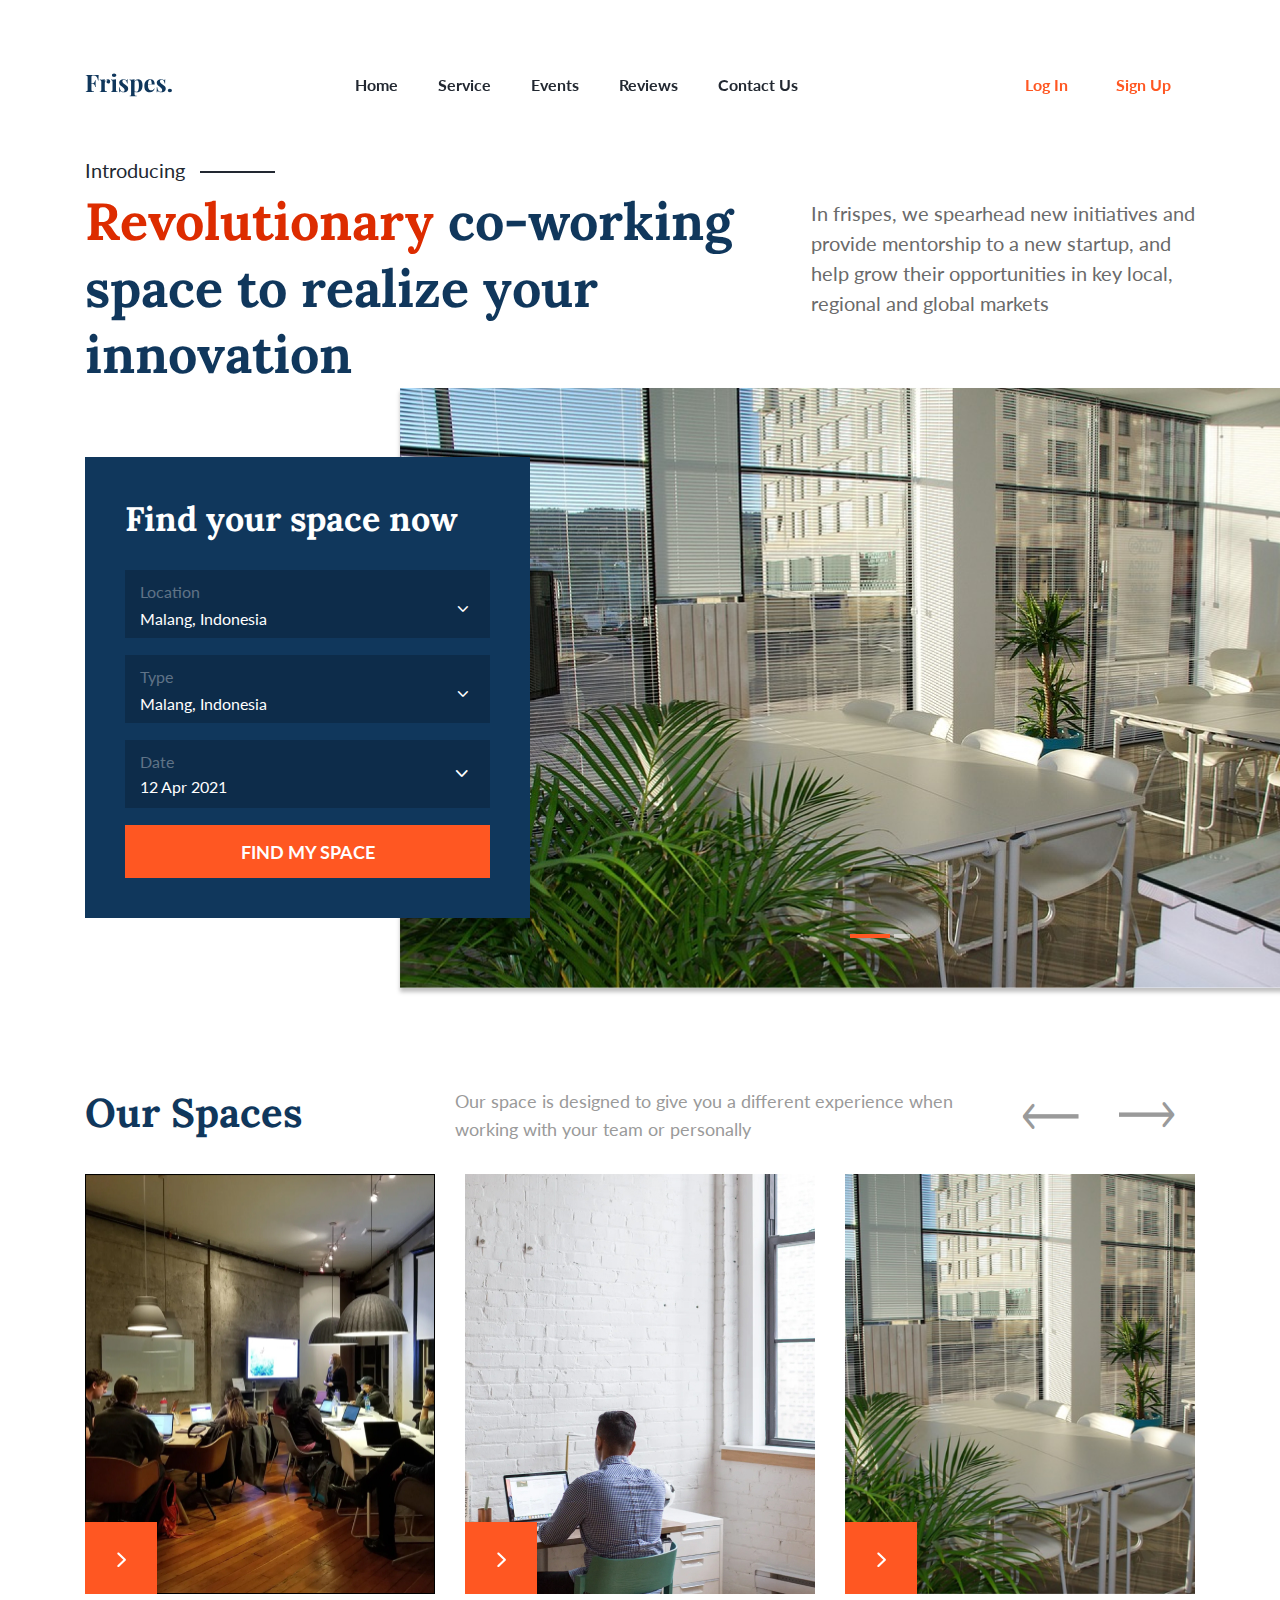
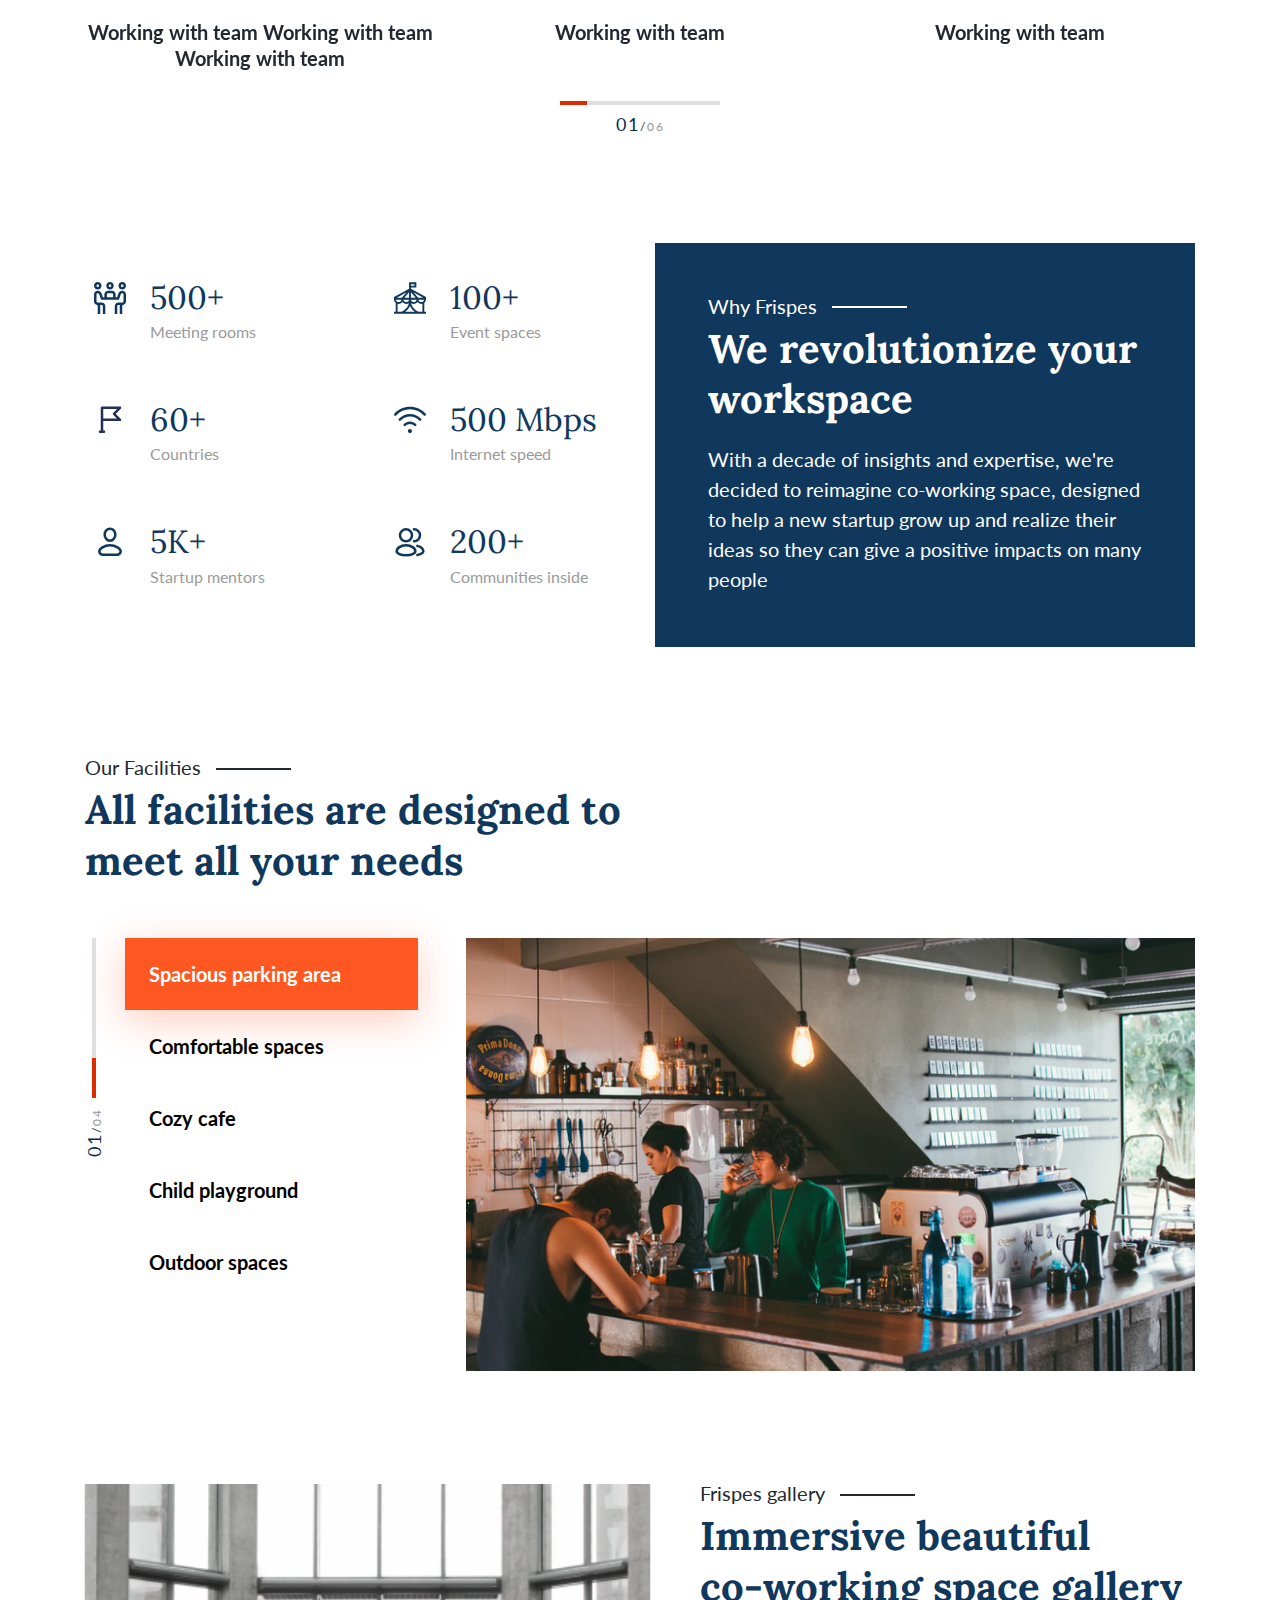
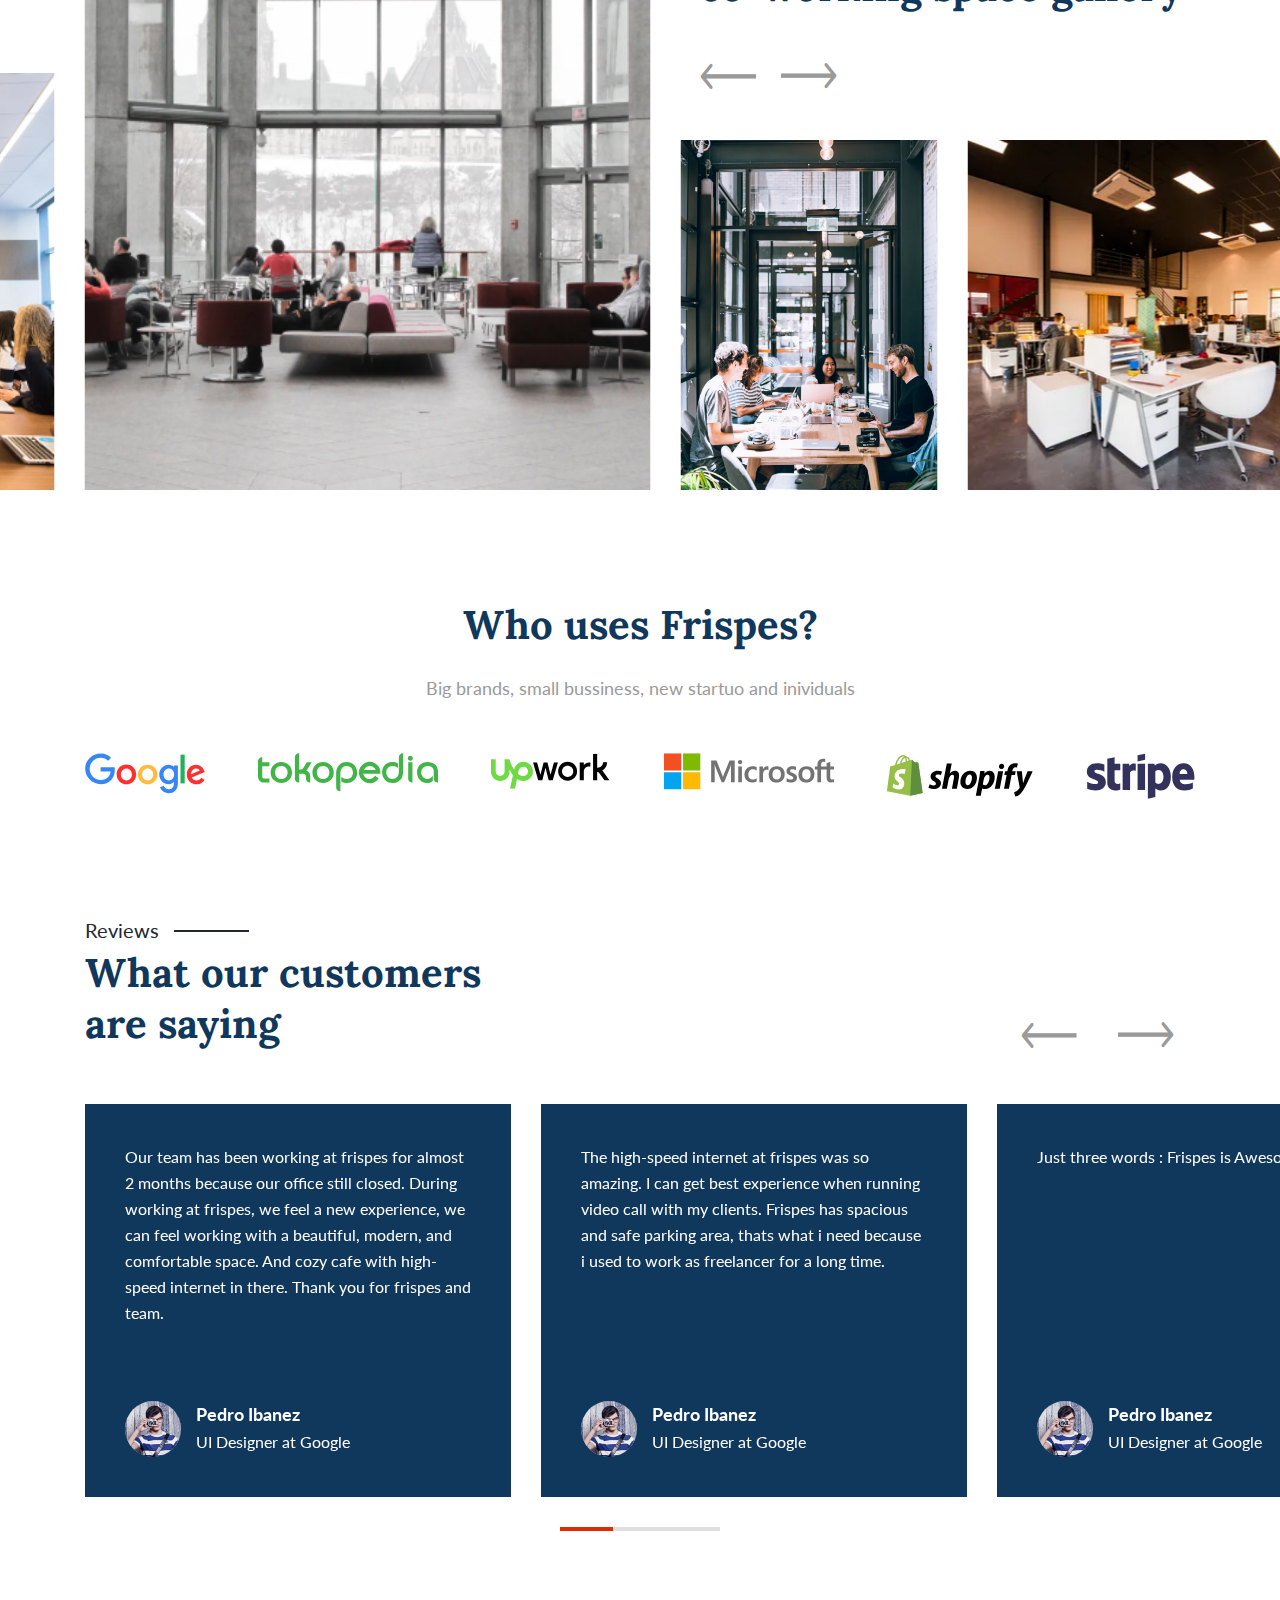
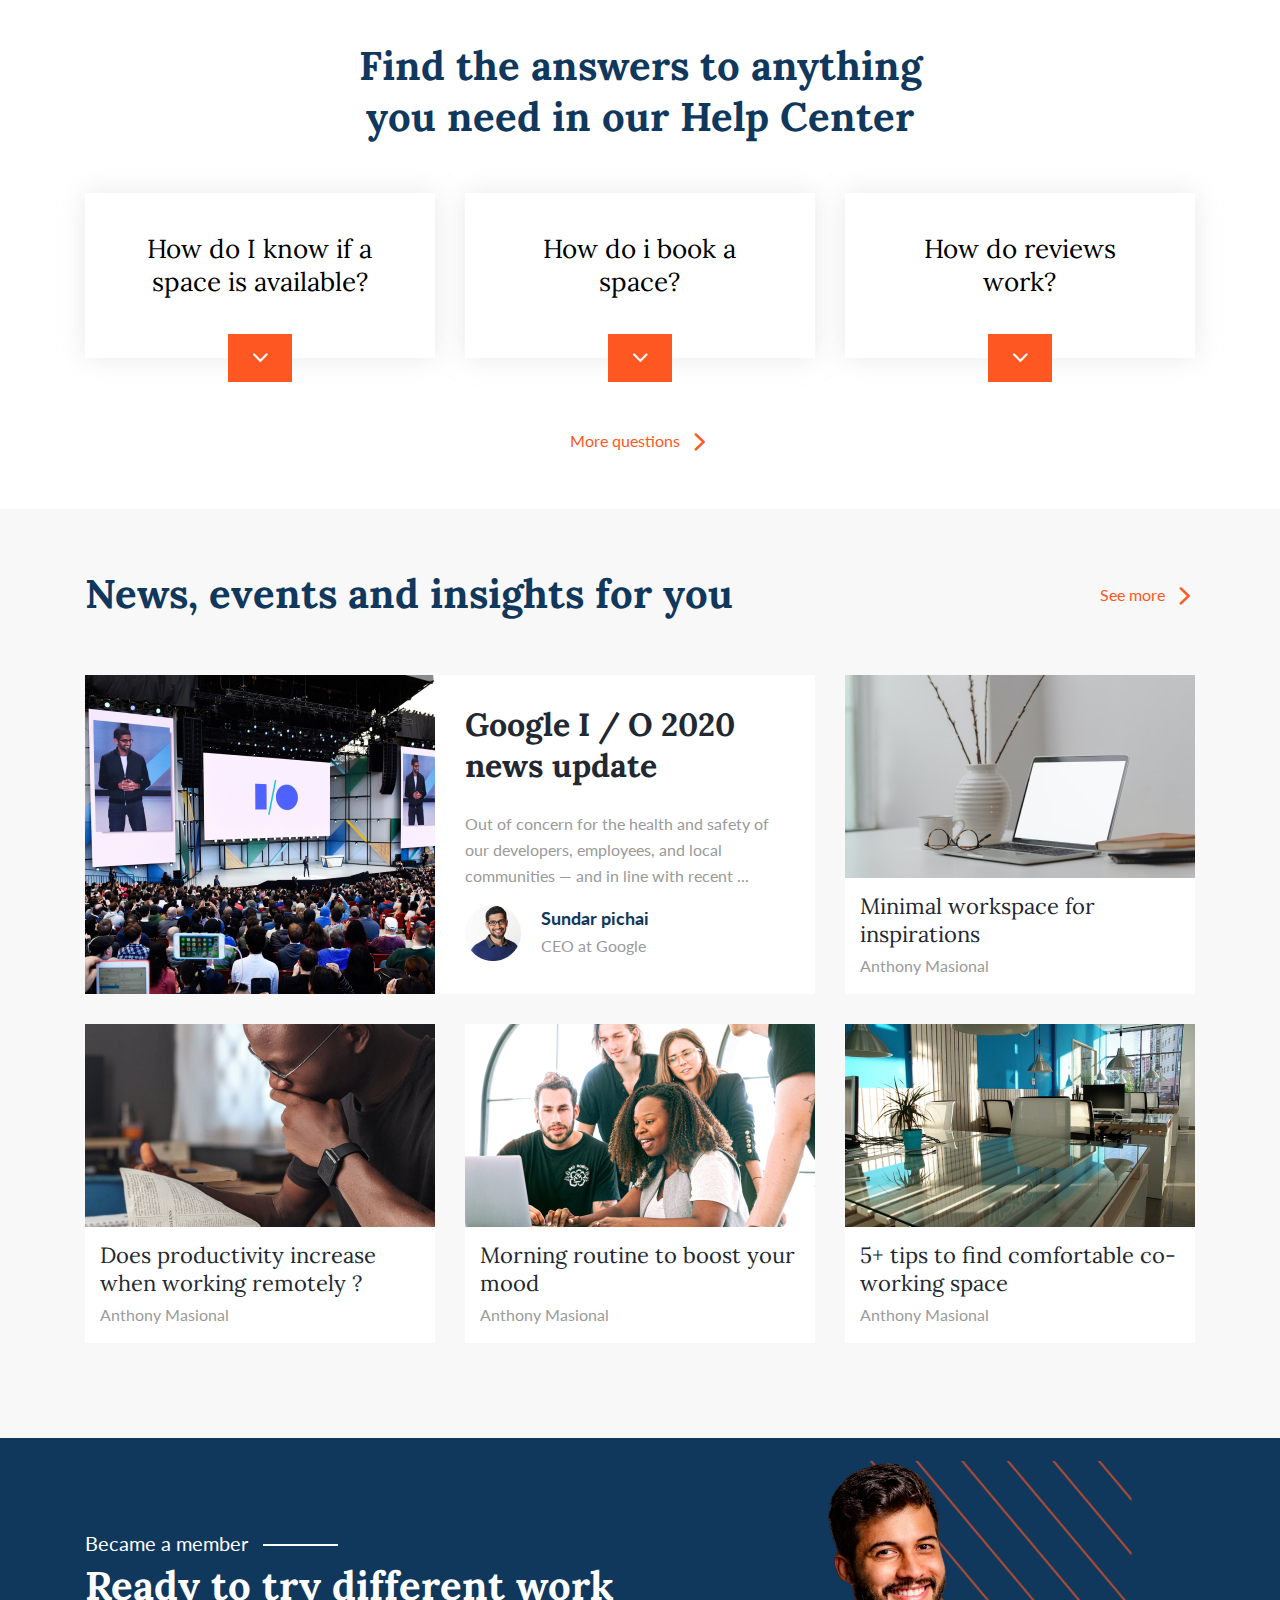
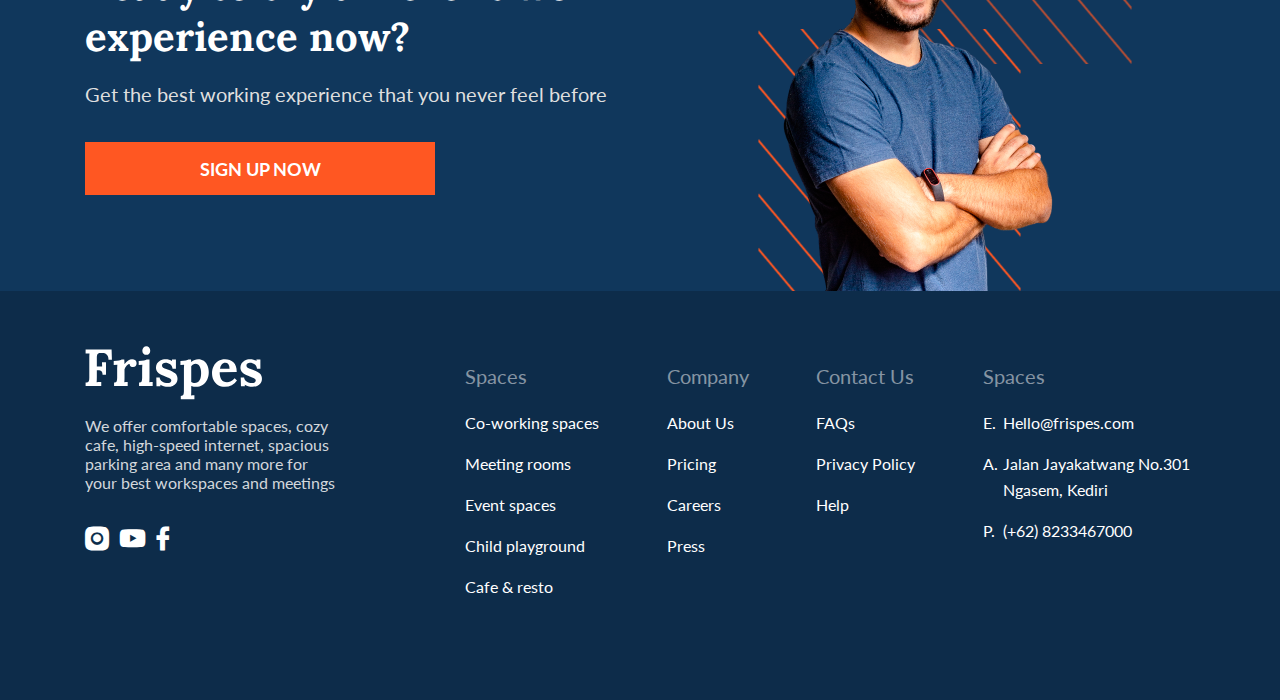
<file: index.html>
<!DOCTYPE html>
<html lang="ru">
 <head>
	<title>Главная</title>
	<meta charset="UTF-8">
	<meta name="format-detection" content="telephone=no">
	<link rel="stylesheet" href="css/style.min.css">
	<link rel="shortcut icon" href="favicon.ico">
	<!-- <meta name="robots" content="noindex, nofollow"> -->
	<!-- <meta name="viewport" content="width=device-width, initial-scale=1.0, maximum-scale=1.0, user-scalable=0"> -->
	<meta name="viewport" content="width=device-width, initial-scale=1.0">
</head>

<body>
	<div class="wrapper">
		<header class="header _lp">
	<div class="header__content _container">
		<div class="header__body">
			<a href="" class="header__logo"><img src="img/logo.svg" alt=""></a>
			<div class="header__menu menu">
				<div class="menu__icon icon-menu">
					<span></span>
					<span></span>
					<span></span>
				</div>
				<nav class="menu__body">
					<ul class="menu__list">
						<li><a href="https://vovcnik.github.io/Events/" class="menu__link _goto-block">Home</a></li>
						<li><a href="#our-spaces" class="menu__link _goto-block">Service</a></li>
						<li class="event"><a href="https://vovcnik.github.io/Events/event.html" class="menu__link ">Events</a>
						</li>
						<li><a href="" class="menu__link">Reviews</a></li>
						<li><a href="" class="menu__link">Contact Us</a></li>
					</ul>
				</nav>
			</div>
			<div data-da=".menu__body,767,last" class="header__actions actions-header">
				<a href="#login" class="actions-header__btn _popup-link">Log In</a>
				<a href="#rigister" class="actions-header__btn _popup-link">Sign Up</a>
			</div>
		</div>
	</div>
</header>
		<main class="page">
			<section class="page__introducing introducing">
				<div class="introducing__container _container">
					<div class="introducing__label _label">Introducing</div>
					<div class="introducing__header">
						<h1 class="introducing__title">
							<span>Revolutionary</span> co-working space to realize your
							innovation
						</h1>
						<div class="introducing__text">
							In frispes, we spearhead new initiatives and provide mentorship
							to a new startup, and help grow their opportunities in key
							local, regional and global markets
						</div>
					</div>
					<div class="introducing__body">
						<form action="#" class="introducing__form">
							<div class="form-introducing">
								<div class="form-introducing__title">Find your space now</div>
								<div class="form-introducing__line">
									<label for="formLocation" class="form-introducing__label">Location</label>
									<select id="formLocation" name="form[]" class="form">
										<option value="1" selected="selected">
											Malang, Indonesia
										</option>
										<option value="2">Malang, Indonesia</option>
										<option value="3">Malang, Indonesia</option>
										<option value="4">Malang, Indonesia</option>
									</select>
								</div>
								<div class="form-introducing__line">
									<label for="formType" class="form-introducing__label">Type</label>
									<select id="formType" name="form[]" class="form">
										<option value="1" selected="selected">
											Malang, Indonesia
										</option>
										<option value="2">Malang, Indonesia</option>
										<option value="3">Malang, Indonesia</option>
										<option value="4">Malang, Indonesia</option>
									</select>
								</div>
								<div class="form-introducing__line _icon-select-arrow">
									<label for="formDate" class="form-introducing__label">Date</label>
									<input autocomplete="off" type="text" name="form[]" data-error="Ошибка"
										data-value="12 Apr 2021" class="form-introducing__input _date" />
								</div>
								<button type="submit" class="form-introducing__button btn">
									FIND MY SPACE
								</button>
							</div>
						</form>
						<div class="introducing__slider slider-introducing">
							<div class="slider-introducing__body">
								<div class="slider-introducing__wrapper">
									<div class="slider-introducing__item _ibg">
										<img src="img/introducing/01.jpg" alt="fs" />
									</div>
									<div class="slider-introducing__item _ibg">
										<img src="img/introducing/02.jpg" alt="dg" />
									</div>
								</div>
								<div class="slider-introducing__dotts"></div>
							</div>
						</div>
					</div>
				</div>
			</section>
			<section class="page__our-spaces our-spaces">
				<div class="our-spaces__container _container">
					<div class="our-spaces__header header-our-spaces">
						<h2 class="header-our-spaces__title _title">Our Spaces</h2>
						<div class="header-our-spaces__text">
							Our space is designed to give you a different experience when
							working with your team or personally
						</div>
						<div class="header-our-spaces__arrows _slider-arrows">
							<div class="
		header-our-spaces__arrow
		_slider-arrow _slider-arrow_left
		header-our-spaces__arrow_left
	">
								<span class="_icon-slider-arrow"></span>
							</div>
							<div class="
		header-our-spaces__arrow
		_slider-arrow _slider-arrow_right
		header-our-spaces__arrow_right
	">
								<span class="_icon-slider-arrow"></span>
							</div>
						</div>
					</div>
					<div class="our-spaces__slider slider-our-spaces">
						<div class="slider-our-spaces__body _swiper">
							<div class="slider-our-spaces__slide slide-our-spaces">
								<div class="slide-our-spaces__body">
									<div class="slide-our-spaces__image _ibg">
										<img src="img/our-spaces/01.jpg" alt="fgh" />
									</div>
								</div>
								<div class="slide-our-spaces__content">
									<div class="slide-our-spaces__body-content">
										<div class="slide-our-spaces__title">Private Space</div>
										<div class="slide-our-spaces__text">
											Comfortable space, Full speed wifi, Free coffe & Snack
											and many more
										</div>
									</div>
								</div>
								<div class="slide-our-spaces__footer">
									<a href="" class="slide-our-spaces__arrow _icon-select-arrow"><span>Check
											avaibility</span></a>
									<div class="slide-our-spaces__label">
										Working with team Working with team Working with team
									</div>
								</div>
							</div>
							<div class="slider-our-spaces__slide slide-our-spaces">
								<div class="slide-our-spaces__body">
									<div class="slide-our-spaces__image _ibg">
										<img src="img/our-spaces/02.jpg" alt="dfg" />
									</div>
								</div>
								<div class="slide-our-spaces__content">
									<div class="slide-our-spaces__body-content">
										<div class="slide-our-spaces__title">Private Space</div>
										<div class="slide-our-spaces__text">
											Comfortable space, Full speed wifi, Free coffe & Snack
											and many more
										</div>
									</div>
								</div>
								<div class="slide-our-spaces__footer">
									<a href="" class="slide-our-spaces__arrow _icon-select-arrow"><span>Check
											avaibility</span></a>
									<div class="slide-our-spaces__label">Working with team</div>
								</div>
							</div>
							<div class="slider-our-spaces__slide slide-our-spaces">
								<div class="slide-our-spaces__body">
									<div class="slide-our-spaces__image _ibg">
										<img src="img/our-spaces/03.jpg" alt="sdf" />
									</div>
								</div>
								<div class="slide-our-spaces__content">
									<div class="slide-our-spaces__body-content">
										<div class="slide-our-spaces__title">Private Space</div>
										<div class="slide-our-spaces__text">
											Comfortable space, Full speed wifi, Free coffe & Snack
											and many more
										</div>
									</div>
								</div>
								<div class="slide-our-spaces__footer">
									<a href="" class="slide-our-spaces__arrow _icon-select-arrow"><span>Check
											avaibility</span></a>
									<div class="slide-our-spaces__label">Working with team</div>
								</div>
							</div>
							<div class="slider-our-spaces__slide slide-our-spaces">
								<div class="slide-our-spaces__body">
									<div class="slide-our-spaces__image _ibg">
										<img src="img/our-spaces/04.jpg" alt="" />
									</div>
								</div>
								<div class="slide-our-spaces__content">
									<div class="slide-our-spaces__body-content">
										<div class="slide-our-spaces__title">Private Space</div>
										<div class="slide-our-spaces__text">
											Comfortable space, Full speed wifi, Free coffe & Snack
											and many more
										</div>
									</div>
								</div>
								<div class="slide-our-spaces__footer">
									<a href="" class="slide-our-spaces__arrow _icon-select-arrow"><span>Check
											avaibility</span></a>
									<div class="slide-our-spaces__label">
										Working with team Working with team Working with team
									</div>
								</div>
							</div>
							<div class="slider-our-spaces__slide slide-our-spaces">
								<div class="slide-our-spaces__body">
									<div class="slide-our-spaces__image _ibg">
										<img src="img/our-spaces/02.jpg" alt="" />
									</div>
								</div>
								<div class="slide-our-spaces__content">
									<div class="slide-our-spaces__body-content">
										<div class="slide-our-spaces__title">Private Space</div>
										<div class="slide-our-spaces__text">
											Comfortable space, Full speed wifi, Free coffe & Snack
											and many more
										</div>
									</div>
								</div>
								<div class="slide-our-spaces__footer">
									<a href="" class="slide-our-spaces__arrow _icon-select-arrow"><span>Check
											avaibility</span></a>
									<div class="slide-our-spaces__label">Working with team</div>
								</div>
							</div>
							<div class="slider-our-spaces__slide slide-our-spaces">
								<div class="slide-our-spaces__body">
									<div class="slide-our-spaces__image _ibg">
										<img src="img/our-spaces/03.jpg" alt="" />
									</div>
								</div>
								<div class="slide-our-spaces__content">
									<div class="slide-our-spaces__body-content">
										<div class="slide-our-spaces__title">Private Space</div>
										<div class="slide-our-spaces__text">
											Comfortable space, Full speed wifi, Free coffe & Snack
											and many more
										</div>
									</div>
								</div>
								<div class="slide-our-spaces__footer">
									<a href="" class="slide-our-spaces__arrow _icon-select-arrow"><span>Check
											avaibility</span></a>
									<div class="slide-our-spaces__label">Working with team</div>
								</div>
							</div>
						</div>
						<div class="slider-our-spaces__controls">
							<div class="slider-our-spaces__progress"></div>
							<div class="slider-our-spaces__fraction _fraction">
								<div class="_fraction__current">01</div>
								/
								<div class="_fraction__all">0</div>
							</div>
						</div>
					</div>
				</div>
			</section>
			<section class="page__why-frispes why-frispes">
				<div class="why-frispes__container _container">
					<div class="why-frispes__body">
						<div class="why-frispes__column">
							<div class="why-frispes__items">
								<div class="why-frispes__item item-why-frispes">
									<div class="item-why-frispes__icon">
										<img src="img/why-frispes/01.svg" alt="" />
									</div>
									<div class="item-why-frispes__body">
										<div class="item-why-frispes__title">500+</div>
										<div class="item-why-frispes__text">Meeting rooms</div>
									</div>
								</div>
								<div class="why-frispes__item item-why-frispes">
									<div class="item-why-frispes__icon">
										<img src="img/why-frispes/02.svg" alt="" />
									</div>
									<div class="item-why-frispes__body">
										<div class="item-why-frispes__title">100+</div>
										<div class="item-why-frispes__text">Event spaces</div>
									</div>
								</div>
								<div class="why-frispes__item item-why-frispes">
									<div class="item-why-frispes__icon">
										<img src="img/why-frispes/03.svg" alt="" />
									</div>
									<div class="item-why-frispes__body">
										<div class="item-why-frispes__title">60+</div>
										<div class="item-why-frispes__text">Countries</div>
									</div>
								</div>
								<div class="why-frispes__item item-why-frispes">
									<div class="item-why-frispes__icon">
										<img src="img/why-frispes/04.svg" alt="" />
									</div>
									<div class="item-why-frispes__body">
										<div class="item-why-frispes__title">500 Mbps</div>
										<div class="item-why-frispes__text">Internet speed</div>
									</div>
								</div>
								<div class="why-frispes__item item-why-frispes">
									<div class="item-why-frispes__icon">
										<img src="img/why-frispes/05.svg" alt="" />
									</div>
									<div class="item-why-frispes__body">
										<div class="item-why-frispes__title">5K+</div>
										<div class="item-why-frispes__text">Startup mentors</div>
									</div>
								</div>
								<div class="why-frispes__item item-why-frispes">
									<div class="item-why-frispes__icon">
										<img src="img/why-frispes/06.svg" alt="" />
									</div>
									<div class="item-why-frispes__body">
										<div class="item-why-frispes__title">200+</div>
										<div class="item-why-frispes__text">
											Communities inside
										</div>
									</div>
								</div>
							</div>
						</div>
						<div class="why-frispes__column">
							<div class="why-frispes__content">
								<div class="why-frispes__label _label _label_white">
									Why Frispes
								</div>
								<h2 class="why-frispes__title _title _title_white">
									We revolutionize your workspace
								</h2>
								<div class="why-frispes__text">
									With a decade of insights and expertise, we're decided to
									reimagine co-working space, designed to help a new startup
									grow up and realize their ideas so they can give a positive
									impacts on many people
								</div>
							</div>
						</div>
					</div>
				</div>
			</section>
			<section class="page__our-facilities our-facilities">
				<div class="our-facilities__container _container">
					<div class="our-facilities__label _label">Our Facilities</div>
					<h2 class="our-facilities__title _title">
						All facilities are designed to meet all your needs
					</h2>
					<div class="our-facilities__body">
						<div class="our-facilities__controls controls-our-facilities">
							<div class="controls-our-facilities__item _active">
								<div class="controls-our-facilities__fraction _fraction">
									<div class="_fraction__current">01</div>
									/
									<div class="_fraction__all">0</div>
								</div>
								<div class="controls-our-facilities__progress"></div>
							</div>
							<div class="controls-our-facilities__item">
								<div class="controls-our-facilities__fraction _fraction">
									<div class="_fraction__current">01</div>
									/
									<div class="_fraction__all">0</div>
								</div>
								<div class="controls-our-facilities__progress"></div>
							</div>
							<div class="controls-our-facilities__item">
								<div class="controls-our-facilities__fraction _fraction">
									<div class="_fraction__current">01</div>
									/
									<div class="_fraction__all">0</div>
								</div>
								<div class="controls-our-facilities__progress"></div>
							</div>
							<div class="controls-our-facilities__item">
								<div class="controls-our-facilities__fraction _fraction">
									<div class="_fraction__current">01</div>
									/
									<div class="_fraction__all">0</div>
								</div>
								<div class="controls-our-facilities__progress"></div>
							</div>
							<div class="controls-our-facilities__item">
								<div class="controls-our-facilities__fraction _fraction">
									<div class="_fraction__current">01</div>
									/
									<div class="_fraction__all">0</div>
								</div>
								<div class="controls-our-facilities__progress"></div>
							</div>
						</div>
						<div class="our-facilities__tabs tabs-our-facilities">
							<div class="tabs-our-facilities__item _active">
								Spacious parking area
							</div>
							<div class="tabs-our-facilities__item">Comfortable spaces</div>
							<div class="tabs-our-facilities__item">Cozy cafe</div>
							<div class="tabs-our-facilities__item">Child playground</div>
							<div class="tabs-our-facilities__item">Outdoor spaces</div>
						</div>
						<div class="our-facilities__sliders">
							<div class="our-facilities__block _active">
								<div class="our-facilities__slider _swiper">
									<div class="our-facilities__slide _ibg">
										<img src="img/our-facilities/01.jpg" alt="" />
									</div>
									<div class="our-facilities__slide _ibg">
										<img src="img/our-facilities/02.jpg" alt="" />
									</div>
									<div class="our-facilities__slide _ibg">
										<img src="img/our-facilities/03.jpg" alt="" />
									</div>
									<div class="our-facilities__slide _ibg">
										<img src="img/our-facilities/04.jpg" alt="" />
									</div>
								</div>
							</div>
							<div class="our-facilities__block">
								<div class="our-facilities__slider _swiper">
									<div class="our-facilities__slide _ibg">
										<img src="img/news/01.jpg" alt="" />
									</div>
									<div class="our-facilities__slide _ibg">
										<img src="img/news2/02.jpg" alt="" />
									</div>
									<div class="our-facilities__slide _ibg">
										<img src="img/news2/03.jpg" alt="" />
									</div>
									<div class="our-facilities__slide _ibg">
										<img src="img/news/05.jpg" alt="" />
									</div>
								</div>
							</div>
							<div class="our-facilities__block">
								<div class="our-facilities__slider _swiper">
									<div class="our-facilities__slide _ibg">
										<img src="img/news/03.jpg" alt="" />
									</div>
									<div class="our-facilities__slide _ibg">
										<img src="img/our-facilities/02.jpg" alt="" />
									</div>
									<div class="our-facilities__slide _ibg">
										<img src="img/our-facilities/03.jpg" alt="" />
									</div>
									<div class="our-facilities__slide _ibg">
										<img src="img/our-facilities/04.jpg" alt="" />
									</div>
								</div>
							</div>
							<div class="our-facilities__block">
								<div class="our-facilities__slider _swiper">
									<div class="our-facilities__slide _ibg">
										<img src="img/news2/04.jpg" alt="" />
									</div>
									<div class="our-facilities__slide _ibg">
										<img src="img/our-facilities/02.jpg" alt="" />
									</div>
									<div class="our-facilities__slide _ibg">
										<img src="img/our-facilities/03.jpg" alt="" />
									</div>
									<div class="our-facilities__slide _ibg">
										<img src="img/our-facilities/04.jpg" alt="" />
									</div>
								</div>
							</div>
							<div class="our-facilities__block">
								<div class="our-facilities__slider _swiper">
									<div class="our-facilities__slide _ibg">
										<img src="img/news2/03.jpg" alt="" />
									</div>
									<div class="our-facilities__slide _ibg">
										<img src="img/our-facilities/02.jpg" alt="" />
									</div>
									<div class="our-facilities__slide _ibg">
										<img src="img/our-facilities/03.jpg" alt="" />
									</div>
									<div class="our-facilities__slide _ibg">
										<img src="img/our-facilities/04.jpg" alt="" />
									</div>
								</div>
							</div>
						</div>
					</div>
				</div>
			</section>
			<section class="page__frispes-gallery frispes-gallery">
				<div class="frispes-gallery__container _container">
					<div class="frispes-gallery__header">
						<div class="frispes-gallery__label _label">Frispes gallery</div>
						<h2 class="frispes-gallery__title _title">
							Immersive beautiful <br />
							co-working space gallery
						</h2>
						<div class="frispes-gallery__controls _slider-arrows">
							<div class="
		frispes-gallery__arrow frispes-gallery__arrow_left
		_slider-arrow _slider-arrow_left
	">
								<span class="_icon-slider-arrow"></span>
							</div>
							<div class="
		frispes-gallery__arrow frispes-gallery__arrow_right
		_slider-arrow _slider-arrow_right
	">
								<span class="_icon-slider-arrow"></span>
							</div>
						</div>
					</div>
					<div class="frispes-gallery__slider _swiper _gallery">
						<div class="frispes-gallery__slide">
							<a href="img/frispes-gallery/01.jpg" class="frispes-gallery__image">
								<img src="img/frispes-gallery/01.jpg" alt="" />
							</a>
						</div>
						<div class="frispes-gallery__slide">
							<a href="img/frispes-gallery/02.jpg" class="frispes-gallery__image">
								<img src="img/frispes-gallery/02.jpg" alt="" />
							</a>
						</div>
						<div class="frispes-gallery__slide">
							<a href="img/frispes-gallery/03.jpg" class="frispes-gallery__image">
								<img src="img/frispes-gallery/03.jpg" alt="" />
							</a>
						</div>
						<div class="frispes-gallery__slide">
							<a href="img/frispes-gallery/04.jpg" class="frispes-gallery__image">
								<img src="img/frispes-gallery/04.jpg" alt="" />
							</a>
						</div>
					</div>
				</div>
			</section>
			<section class="page__clients clients">
				<div class="clients__container _container">
					<div class="clients__header">
						<h2 class="clients__title _title">Who uses Frispes?</h2>
						<div class="clients__text">
							Big brands, small bussiness, new startuo and inividuals
						</div>
					</div>
					<div class="clients__items">
						<div class="clients__item">
							<img src="img/clients/01.svg" alt="" />
						</div>
						<div class="clients__item">
							<img src="img/clients/02.svg" alt="" />
						</div>
						<div class="clients__item">
							<img src="img/clients/03.svg" alt="" />
						</div>
						<div class="clients__item">
							<img src="img/clients/04.svg" alt="" />
						</div>
						<div class="clients__item">
							<img src="img/clients/05.svg" alt="" />
						</div>
						<div class="clients__item">
							<img src="img/clients/06.svg" alt="" />
						</div>
					</div>
				</div>
			</section>
			<section class="page__reviews reviews">
				<div class="reviews__container _container">
					<div class="reviews__header header-reviews">
						<div class="header-reviews__content">
							<div class="header-reviews__label _label">Reviews</div>
							<div class="header-reviews__title _title">
								What our customers <br />
								are saying
							</div>
						</div>
						<div class="header-reviews__arrows _slider-arrows">
							<div class="
		header-reviews__arrow header-reviews__arrow_left
		_slider-arrow _slider-arrow_left
	">
								<span class="_icon-slider-arrow"></span>
							</div>
							<div class="
		header-reviews__arrow header-reviews__arrow_right
		_slider-arrow _slider-arrow_right
	">
								<span class="_icon-slider-arrow"></span>
							</div>
						</div>
					</div>

					<div class="reviews__slider slider-reviews">
						<div class="slider-reviews__body _swiper">

							<div class="slider-reviews__item item-review">
								<div class="item-review__text">
									Our team has been working at frispes for almost 2 months
									because our office still closed. During working at frispes,
									we feel a new experience, we can feel working with a
									beautiful, modern, and comfortable space. And cozy cafe with
									high-speed internet in there. Thank you for frispes and
									team.
								</div>
								<div class="item-review__info info-item-review">
									<div class="info-item-review__avatar">
										<img src="img/reviews/01.jpg" alt="" />
									</div>
									<div class="info-item-review__body">
										<div class="info-item-review__title">Pedro Ibanez</div>
										<div class="info-item-review__text">
											UI Designer at Google
										</div>
									</div>
								</div>
							</div>

							<div class="slider-reviews__item item-review">
								<div class="item-review__text">
									The high-speed internet at frispes was so amazing. I can get
									best experience when running video call with my clients.
									Frispes has spacious and safe parking area, thats what i
									need because i used to work as freelancer for a long time.
								</div>
								<div class="item-review__info info-item-review">
									<div class="info-item-review__avatar">
										<img src="img/reviews/01.jpg" alt="" />
									</div>
									<div class="info-item-review__body">
										<div class="info-item-review__title">Pedro Ibanez</div>
										<div class="info-item-review__text">
											UI Designer at Google
										</div>
									</div>
								</div>
							</div>
							<div class="slider-reviews__item item-review">
								<div class="item-review__text">
									Just three words : Frispes is Awesome!
								</div>
								<div class="item-review__info info-item-review">
									<div class="info-item-review__avatar">
										<img src="img/reviews/01.jpg" alt="" />
									</div>
									<div class="info-item-review__body">
										<div class="info-item-review__title">Pedro Ibanez</div>
										<div class="info-item-review__text">
											UI Designer at Google
										</div>
									</div>
								</div>
							</div>
						</div>
						<div class="slider-reviews__progress"></div>
					</div>
				</div>

			</section>



	</div>


	<section class="page__help help">
		<div class="help__container _container">
			<div class="help__title _title">
				Find the answers to anything you need in our Help Center
			</div>
			<div class="help__items">
				<div class="help__column">
					<div class="help__item">
						<div class="help__text">
							How do I know if a space is available?
						</div>
						<did class="help__body">
							Lorem ipsum dolor sit amet consectetur adipisicing elit. At
							accusantium debitis voluptatibus modi repellendus harum
							exercitationem distinctio ratione dolores? Labore in numquam
							sed dolorem odio nostrum ex veniam sequi consectetur.
						</did>
						<a href="" class="help__link _icon-select-arrow"></a>
					</div>
				</div>
				<div class="help__column">
					<div class="help__item">
						<div class="help__text">How do i book a space?</div>
						<div class="help__body">
							Lorem ipsum dolor sit amet consectetur adipisicing elit. At
							accusantium debitis voluptatibus modi repellendus harum
							exercitationem distinctio ratione dolores? Labore in numquam
							sed dolorem odio nostrum ex veniam sequi consectetur.
						</div>
						<a href="" class="help__link _icon-select-arrow"></a>
					</div>
				</div>
				<div class="help__column">
					<div class="help__item">
						<div class="help__text">How do reviews work?</div>
						<div class="help__body">
							Lorem ipsum dolor sit amet consectetur adipisicing elit. At
							accusantium debitis voluptatibus modi repellendus harum
							exercitationem distinctio ratione dolores? Labore in numquam
							sed dolorem odio nostrum ex veniam sequi consectetur.
						</div>
						<a href="" class="help__link _icon-select-arrow"></a>
					</div>
				</div>
			</div>
			<div class="help__footer">
				<a href="" class="help__more _all-link _icon-select-arrow">More questions</a>
			</div>
		</div>
	</section>
	<section class="page__news news">
		<div class="news__container _container">
			<div class="news__header">
				<h2 class="news__title _title">
					News, events and insights for you
				</h2>
				<a href="" class="news__all _all-link _icon-select-arrow">See more</a>
			</div>
			<div class="news__items">
				<div class="news__item item-news item-news_big">
					<a href="" class="item-news__image _ibg">
						<img src="img/news/01.jpg" alt="" />
					</a>
					<div class="item-news__body">
						<a href="" class="item-news__title item-news__title_big">Google I / O 2020 news update</a>
						<div class="item-news__text">
							Out of concern for the health and safety of our developers,
							employees, and local communities — and in line with recent
							...
						</div>
						<div class="item-news__author author-news">
							<a href="" class="author-news__avatar">
								<img src="img/users/avatar.jpg" alt="" />
							</a>
							<div class="author-news__body">
								<a href="" class="author-news__name">Sundar pichai</a>
								<div class="author-news__position">CEO at Google</div>
							</div>
						</div>
					</div>
				</div>


				<div class="news__item item-news">
					<a href="" class="item-news__image _ibg">
						<img src="img/news/02.jpg" alt="" />
					</a>
					<div class="item-news__body">
						<a href="" class="item-news__title">Minimal workspace for inspirations</a>
						<a href="" class="item-news__author-link">Anthony Masional</a>
					</div>
				</div>
				<div class="news__item item-news">
					<a href="" class="item-news__image _ibg">
						<img src="img/news/03.jpg" alt="" />
					</a>
					<div class="item-news__body">
						<a href="" class="item-news__title">Does productivity increase when working remotely ?
						</a>
						<a href="" class="item-news__author-link">Anthony Masional</a>
					</div>
				</div>
				<div class="news__item item-news">
					<a href="" class="item-news__image _ibg">
						<img src="img/news/04.jpg" alt="" />
					</a>
					<div class="item-news__body">
						<a href="" class="item-news__title">Morning routine to boost your mood</a>
						<a href="" class="item-news__author-link">Anthony Masional</a>
					</div>
				</div>
				<div class="news__item item-news">
					<a href="" class="item-news__image _ibg">
						<img src="img/news/05.jpg" alt="" />
					</a>
					<div class="item-news__body">
						<a href="" class="item-news__title">5+ tips to find comfortable co-working space</a>
						<a href="" class="item-news__author-link">Anthony Masional</a>
					</div>
				</div>
			</div>
		</div>
	</section>
	<section class="page__member member">
		<div class="member__container _container">
			<div class="member__column">
				<div class="member__content">
					<div class="member__label _label _label_white">
						Became a member
					</div>
					<div class="member__title _title _title_white">
						Ready to try different work experience now?
					</div>
					<div class="member__text">
						Get the best working experience that you never feel before
					</div>
					<a href="" class="member__button btn">SIGN UP NOW </a>
				</div>
			</div>
			<div class="member__column">
				<div class="member__image">
					<img src="img/member/man.png" alt="" />
				</div>
			</div>
		</div>
	</section>
	</main>
	<footer class="footer">
	<div class="footer__container _container">
		<div class="footer__main main-footer">
			<a href="#" class="main-footer__logo">
				<img src="img/white-logo.svg" alt="">
			</a>
			<div class="main-footer__text">
				We offer comfortable spaces, cozy cafe, high-speed internet, spacious
				parking area and many more for your best workspaces and meetings
			</div>
			<div data-da=".content-footer__column_contacts,992" class="main-footer__social social-footer">
				<a href="#" class="social-footer__item _icon-instagram"></a>
				<a href="#" class="social-footer__item _icon-youtube"></a>
				<a href="#" class="social-footer__item _icon-facebook"></a>
			</div>
		</div>

		<div class="footer__content content-footer">

			<div class="content-footer__column">
				<div class="content-footer__label">Spaces</div>
				<ul class="content-footer__list">
					<li>
						<a href="#" class="content-footer__link">Co-working spaces</a>
					</li>
					<li>
						<a href="#" class="content-footer__link">Meeting rooms</a>
					</li>
					<li>
						<a href="#" class="content-footer__link">Event spaces</a>
					</li>
					<li>
						<a href="#" class="content-footer__link">Child playground</a>
					</li>
					<li>
						<a href="#" class="content-footer__link">Cafe & resto</a>
					</li>
				</ul>
			</div>
			<div class="content-footer__column">
				<div class="content-footer__label">Company</div>
				<ul class="content-footer__list">
					<li>
						<a href="#" class="content-footer__link">About Us</a>
					</li>
					<li>
						<a href="#" class="content-footer__link">Pricing</a>
					</li>
					<li>
						<a href="#" class="content-footer__link">Careers</a>
					</li>
					<li>
						<a href="#" class="content-footer__link">Press</a>
					</li>
				</ul>
			</div>
			<div class="content-footer__column">
				<div class="content-footer__label">Contact Us</div>
				<ul class="content-footer__list">
					<li>
						<a href="#" class="content-footer__link">FAQs</a>
					</li>
					<li>
						<a href="#" class="content-footer__link">Privacy Policy</a>
					</li>
					<li>
						<a href="#" class="content-footer__link">Help</a>
					</li>
				</ul>
			</div>
			<div class="content-footer__column content-footer__column_contacts">
				<div class="content-footer__label">Spaces</div>
				<ul class="content-footer__list">
					<li>
						<a href="mailto:Hello@frispes.com"
							class="content-footer__link content-footer__link_email">Hello@frispes.com</a>
					</li>
					<li>
						<a href="#" class="content-footer__link content-footer__link_adress"> Jalan Jayakatwang No.301
							Ngasem, Kediri</a>
					</li>
					<li>
						<a href="tel:+628233467000" class="content-footer__link content-footer__link_telefon">
							(+62) 8233467000</a>
					</li>
				</ul>
			</div>
		</div>
	</div>
	</div>
</footer>
	</div>
	<div class="popup popup_login">
	<div class="popup__content">
		<div class="popup__body body-popup">
			<div class="popup__close"></div>
			<div class="body-popup__title">Sign in to Frispes</div>
			<form action="#">
				<div class="form__line">
					<label class="form__label" for="useremail">Username or email address</label>
					<div class="form-input">
						<input class="input" id="useremail" placeholder="Email" type="email" name="email" required />
					</div>

				</div>
				<div class="form__line">
					<label class="form__label" for="Password">Password</label>
					<div class="form__input">
						<input class="input" id="Password" placeholder="Password" type="Password" name="Password" required />
					</div>

				</div>
				<div class="form__line">
					<div class="form__input">
						<button class="form__button" id="Password type=" button">Sing in</button>
					</div>
				</div>
			</form>


		</div>
	</div>
</div>

<div class="popup popup_rigister">
	<div class="popup__content">
		<div class="popup__body">
			<div class="popup__close"></div>
			<div class="body-popup__title">Registration</div>
			<form action="#">
				<div class="form__line">
					<label class="form__label" for="username">Name</label>
					<div class="form-input">
						<input class="input" id="username" placeholder="Name" type="text" name="email" required />
					</div>
				</div>
				<div class="form__line">
					<label class="form__label" for="Surname">Surname</label>
					<div class="form-input">
						<input class="input" id="Surname" placeholder="Surname" type="text" name="email" required />
					</div>
				</div>
				<div class="form__line">
					<label class="form__label" for="useremail">Email </label>
					<div class="form-input">
						<input class="input" id="useremail" placeholder="Email" type="email" name="email" required />
					</div>

				</div>
				<div class="form__line">
					<label class="form__label" for="Password">Password</label>
					<div class="form__input">
						<input class="input" id="Password" placeholder="Password" type="Password" name="Repeat-Password"
							required />
					</div>

				</div>
				<div class="form__line">
					<label class="form__label" for="RepeatPassword">Repeat password</label>
					<div class="form__input">
						<input class="input" id="RepeatPassword" placeholder="Repeat Password" type="Password"
							name="Repeat-Password" required />
					</div>

				</div>
				<div class="form__line">
					<div class="form__input">
						<button class="form__button" id="Password" type="button">Registration</button>
					</div>
				</div>
			</form>
		</div>
	</div>
</div>



<div class="popup popup_video">
	<div class="popup__content">
		<div class="popup__body">
			<div class="popup__close popup__close_video"></div>
			<div class="popup__video _video"></div>
		</div>
	</div>
</div> <!-- Swiper -->
<!-- <script src="https://unpkg.com/swiper/swiper-bundle.min.js"></script> -->
<script src="js/vendors.min.js"></script>
<script src="js/app.min.js"></script>
</body>

</html>
</file>
<file: css/style.min.css>
@charset "UTF-8";
@import url("https://fonts.googleapis.com/css?family=Lato:regular,700&display=swap");
@import url("https://fonts.googleapis.com/css?family=Lora:regular,700&display=swap");
@import url("https://fonts.googleapis.com/css?family=Montserrat:500,600,800d&isplay=swap");
@font-face {
  font-family: "icons";
  font-display: swap;
  src: url("../fonts/icons.woff") format("woff"), url("../fonts/icons.woff2") format("woff2");
  font-weight: 400;
  font-style: normal;
}
@font-face {
  font-family: "icons";
  font-display: swap;
  src: url("../fonts/icons.woff") format("woff"), url("../fonts/icons.woff2#icons") format("woff2");
  font-weight: normal;
  font-style: normal;
  font-display: block;
}
.select__value:before, [class^=_icon-]:before,
[class*=" _icon-"]:before {
  font-family: "icons";
  font-style: normal;
  font-weight: normal;
  font-variant: normal;
  text-transform: none;
  line-height: 1;
  -webkit-font-smoothing: antialiased;
  -moz-osx-font-smoothing: grayscale;
}

[class^=_icon-]:before,
[class*=" _icon-"]:before {
  display: block;
}

._icon-facebook:before {
  content: "\e900";
}

._icon-instagram:before {
  content: "\e901";
}

._icon-select-arrow:before {
  content: "\e902";
}

._icon-slider-arrow:before {
  content: "\e903";
}

._icon-youtube:before {
  content: "\e904";
}

* {
  padding: 0px;
  margin: 0px;
  border: 0px;
}

*,
*:before,
*:after {
  -moz-box-sizing: border-box;
  -webkit-box-sizing: border-box;
  box-sizing: border-box;
}

:focus,
:active {
  outline: none;
}

a:focus,
a:active {
  outline: none;
}

aside,
nav,
footer,
header,
section {
  display: block;
}

html,
body {
  height: 100%;
  min-width: 320px;
}

body {
  line-height: 1;
  font-family: "Lato";
  -ms-text-size-adjust: 100%;
  -moz-text-size-adjust: 100%;
  -webkit-text-size-adjust: 100%;
}

input,
button,
textarea {
  font-family: "Lato";
}

input::-ms-clear {
  display: none;
}

button {
  cursor: pointer;
}

button::-moz-focus-inner {
  padding: 0;
  border: 0;
}

a,
a:visited {
  text-decoration: none;
}

a:hover {
  text-decoration: none;
}

ul li {
  list-style: none;
}

img {
  vertical-align: top;
}

h1,
h2,
h3,
h4,
h5,
h6 {
  font-weight: inherit;
  font-size: inherit;
}

body {
  color: #9a9a9a;
}
body._lock {
  overflow: hidden;
}

.wrapper {
  width: 100%;
  min-height: 100%;
  overflow: hidden;
  display: flex;
  flex-direction: column;
}
.item-news__title, .help__text, .item-why-frispes__title, .slide-our-spaces__title, .form-introducing__title, .introducing__title, ._title {
  font-family: Lora;
}

._container {
  max-width: 1110px;
  margin: 0 auto;
}
@media (max-width: 1122px) {
  ._container {
    max-width: 970px;
  }
}
@media (max-width: 991.98px) {
  ._container {
    max-width: 750px;
  }
}
@media (max-width: 767.98px) {
  ._container {
    max-width: none;
    padding: 0 15px;
  }
}

.btn {
  display: inline-flex;
  min-height: 53px;
  justify-content: center;
  align-items: center;
  padding: 0px 10px;
  text-transform: uppercase;
  color: #fff;
  font-size: 18px;
  font-weight: 700;
  transition: background-color 0.3s ease 0s;
  background-color: #ff5722;
}
@media (min-width: 992px) {
  .btn:hover {
    background-color: #ca451c;
  }
}
.btn._fw {
  width: 100%;
}

.select {
  flex: 1 1 auto;
  position: relative;
}
.select__item {
  position: relative;
}
.select__title {
  color: #fff;
  display: flex;
  align-items: flex-end;
  height: 68px;
  cursor: pointer;
}
.select__value {
  flex: 1 1 auto;
  display: flex;
  font-size: 16px;
  height: 37px;
  padding: 0px 22px 0px 15px;
  align-items: center;
  justify-content: space-between;
  flex-direction: row-reverse;
}
.select__value span {
  height: 1.1em;
  overflow: hidden;
  display: -webkit-box;
  -webkit-line-clamp: 1;
  -webkit-box-orient: vertical;
}
.select__value:before {
  font-size: 7px;
  content: "\e902";
  margin: -23px 0px 0px 0px;
  transition: all 0.3s ease 0s;
}
.select__input {
  width: 100%;
  background-color: transparent;
  height: 100%;
}
.select__options {
  color: #fff;
  display: none;
  position: absolute;
  top: 100%;
  min-width: 100%;
  left: 0;
  background: #0c2844;
  border-top: 0;
  border-top: 0;
  font-size: 16px;
  padding: 5px 0px 10px 0px;
}
.select__option {
  cursor: pointer;
  padding: 10px 15px;
  margin: 0px 0px 0px 0px;
}
@media (min-width: 992px) {
  .select__option:hover {
    background: #081a2c;
  }
}
.select._active {
  z-index: 5;
}
.select._active .select__value:before {
  transform: rotate(-180deg);
}
.select._active .select__options {
  display: block;
}

input[type=text],
input[type=email],
input[type=tel],
textarea {
  -webkit-appearance: none;
  -moz-appearance: none;
  appearance: none;
}

.input {
  border-radius: 0 !important;
  width: 100%;
  display: block;
  padding: 0px 20px;
}
textarea.input {
  resize: none;
  padding: 0px 0px;
}

.checkbox {
  position: relative;
}
.checkbox__input {
  position: absolute;
  width: 0;
  height: 0;
  opacity: 0;
  visibility: hidden;
}
.checkbox__input:checked + .checkbox__text:before {
  background: #fff url("../img/icons/check.svg") center no-repeat;
}
.checkbox__text {
  display: inline-flex;
  align-items: center;
  position: relative;
  font-size: 16px;
  color: #ffffff;
  letter-spacing: -0.3px;
  line-height: 1.25;
  cursor: pointer;
}
.checkbox__text:before {
  content: "";
  align-self: flex-start;
  margin: 0px 14px 0px 0px;
  flex: 0 0 20px;
  left: 0;
  top: 0;
  width: 20px;
  height: 18px;
  background: #fff;
  border: 1px solid #a7a9ac;
}
.checkbox a {
  color: #fff;
  text-decoration: underline;
}
@media (min-width: 992px) {
  .checkbox a:hover {
    text-decoration: none;
  }
}
.checkbox._error .checkbox__text:before {
  border: 1px solid #ee1212;
}

.options {
  display: flex;
  flex-direction: column;
  align-items: flex-start;
}
.options__item {
  position: relative;
  cursor: pointer;
}
.options__input {
  position: absolute;
  width: 0;
  height: 0;
  opacity: 0;
  left: 0;
  top: 0;
  visibility: hidden;
}
.options__input:checked + .options__text:after {
  transform: scale(1);
}
.options__text {
  display: inline-flex;
  align-items: center;
  position: relative;
  font-size: 16px;
  color: #ffffff;
  letter-spacing: -0.3px;
  line-height: 1.25;
}
.options__text:before {
  content: "";
  align-self: flex-start;
  margin: 0px 14px 0px 0px;
  flex: 0 0 20px;
  left: 0;
  top: 0;
  border-radius: 50%;
  width: 20px;
  height: 18px;
  background: #fff;
  border: 1px solid #a7a9ac;
}
.options__text:after {
  content: "";
  transition: all 0.3s ease 0s;
  transform: scale(0);
  width: 10px;
  height: 10px;
  border-radius: 50%;
  background-color: #77243a;
  position: absolute;
  left: 5px;
  top: 4px;
}

.rating {
  display: flex;
  align-items: flex-end;
  font-size: 40px;
  line-height: 0.75;
  transition: opacity 0.3s ease 0s;
}

.rating.rating_sending {
  opacity: 0.2;
}

.rating.rating_set .rating__active,
.rating.rating_set .rating__item {
  cursor: pointer;
}

.rating__body {
  position: relative;
}

.rating__body::before {
  content: "★★★★★";
  display: block;
}

.rating__active {
  position: absolute;
  width: 0%;
  height: 100%;
  top: 0;
  left: 0;
  overflow: hidden;
}

.rating__active::before {
  content: "★★★★★";
  position: absolute;
  width: 100%;
  height: 100%;
  top: 0;
  left: 0;
  color: #ffd300;
}

.rating__items {
  display: flex;
  position: absolute;
  width: 100%;
  height: 100%;
  top: 0;
  left: 0;
}

.rating__item {
  flex: 0 0 20%;
  height: 100%;
  opacity: 0;
}

.rating__value {
  font-size: 50%;
  line-height: 1;
  padding: 0px 0px 0px 10px;
}

.quantity {
  width: 88px;
  height: 40px;
  display: flex;
  border: 1px solid rgba(166, 166, 166, 0.45);
}
.quantity__button {
  flex: 0 0 30px;
  position: relative;
  cursor: pointer;
}
.quantity__button::before, .quantity__button::after {
  content: "";
  position: absolute;
  top: 50%;
  left: 50%;
  transition: all 0.3s ease 0s;
  margin: 0px 0px 0px -4.5px;
  background-color: #a6a6a6;
  width: 9px;
  height: 1px;
}
@media (min-width: 991.98px) {
  .quantity__button:hover::before, .quantity__button:hover::after {
    background-color: rgba(0, 0, 0, 0.5);
  }
}
.quantity__button_plus::before {
  transform: rotate(-90deg);
}
.quantity__input {
  flex: 1 1 auto;
}
.quantity__input input {
  height: 100%;
  color: #a6a6a6;
  font-size: 12px;
  width: 100%;
  text-align: center;
}

._label {
  color: #222831;
  font-size: 20px;
  display: inline-flex;
  align-items: center;
}
._label::after {
  content: "";
  border: 1px solid;
  width: 75px;
  margin: 3px 0px 0px 15px;
}
._label_white {
  color: #fff;
}

._title {
  font-weight: 700;
  color: #10375c;
  font-size: 40px;
  line-height: 127.5%;
}
._title_white {
  color: #fff;
}
@media (max-width: 767.98px) {
  ._title {
    font-size: 28px;
  }
}

._des-title {
  font-weight: 700;
  font-size: 40px;
  line-height: 57px;
  max-width: 500px;
  color: #252b42;
  text-align: center;
  padding: 0px 10px;
  margin: 0px auto 10px auto;
  font-family: "Montserrat";
}
@media (max-width: 767.98px) {
  ._des-title {
    font-size: 30px;
    line-height: 38px;
  }
}

._des-subtitle {
  font-weight: 500;
  font-size: 14px;
  line-height: 20px;
  color: #737373;
  font-family: "Montserrat";
}

._all-link {
  display: inline-flex;
  align-items: center;
  flex-direction: row-reverse;
  color: #ff5722;
  transition: color 0.3s ease 0s;
  font-size: 16px;
  line-height: 162.5%;
}
@media (min-width: 991.98px) {
  ._all-link:hover {
    color: #b33c18;
  }
}
._all-link::before {
  font-size: 12px;
  margin: 2px 0px 0px 10px;
  transform: rotate(-90deg);
}

._slider-arrows {
  display: flex;
  align-items: center;
}

._slider-arrow {
  flex: 0 1 50%;
  font-size: 26px;
  text-align: center;
  cursor: pointer;
}
._slider-arrow_left {
  transform: rotate(-180deg);
}
._slider-arrow span {
  display: inline-flex;
  justify-content: flex-end;
  width: 56px;
  overflow: hidden;
  color: #9a9a9a;
  transition: all 0.3s ease 0s;
}
@media (min-width: 991.98px) {
  ._slider-arrow:hover span {
    color: #ff5722;
    width: 88px;
  }
}

._fraction {
  letter-spacing: 2px;
  display: flex;
  color: #0d2c4a;
  font-size: 12px;
  align-items: flex-end;
}

._fraction__current {
  font-size: 18px;
}

._fraction__all {
  color: #9a9a9a;
}

.row:after {
  display: block;
  content: "";
  clear: both;
}

.rub:after {
  content: "₽";
}

ol.counter {
  list-style-type: none;
  counter-reset: item;
}
ol.counter li {
  position: relative;
  padding: 0px 0px 0px 45px;
}
ol.counter li:before {
  counter-increment: item;
  content: counter(item);
  position: absolute;
  left: 0;
  top: 0;
  color: #818181;
  font-size: 14px;
  font-weight: 700;
  text-align: center;
  line-height: 26px;
  border-radius: 50%;
  width: 28px;
  height: 28px;
  border: 1px solid #4274bb;
}

.ellipsis {
  display: block;
  overflow: hidden;
  width: 100%;
  white-space: nowrap;
  text-overflow: ellipsis;
}

.es {
  overflow: hidden;
  white-space: nowrap;
  text-overflow: ellipsis;
}

.table {
  display: table;
  font-size: 0;
  width: 100%;
}

.trow {
  display: table-row;
}

.cell {
  display: table-cell;
}
.cell.full {
  width: 100%;
}

._ibg {
  position: relative;
}
._ibg img {
  position: absolute;
  width: 100%;
  height: 100%;
  top: 0;
  left: 0;
  object-fit: cover;
}

body.ie ._ibg {
  background-position: center;
  background-size: cover;
  background-repeat: no-repeat;
}
body.ie ._ibg img {
  width: 0;
  height: 0;
  opacity: 0;
  visibility: hidden;
}

._video {
  position: relative;
  overflow: hidden;
  height: 0;
  padding-bottom: 56.25%;
}
._video video,
._video iframe,
._video object,
._video embed {
  position: absolute;
  top: 0;
  left: 0;
  width: 100%;
  height: 100%;
}

.videobg video,
.videobg iframe,
.videobg object,
.videobg embed {
  position: fixed;
  top: 50%;
  left: 50%;
  min-width: 100%;
  min-height: 100%;
  width: auto;
  height: auto;
  z-index: -100;
  transform: translateX(-50%) translateY(-50%);
  background-size: cover;
}

._more-content {
  transition: all 0.3s ease 0s;
  overflow: hidden;
}

._more-link {
  cursor: pointer;
}
._more-link span {
  font-style: normal;
}
._more-link span:first-child {
  display: block;
}
._more-link span:last-child {
  display: none;
}
._more-link._active span {
  font-style: normal;
}
._more-link._active span:first-child {
  display: none;
}
._more-link._active span:last-child {
  display: block;
}

#map {
  background: url("../img/icons/loading.gif") center/50px no-repeat;
}

._swiper {
  overflow: hidden;
}
._swiper .swiper-wrapper {
  width: 100%;
  height: 100%;
  box-sizing: content-box;
  display: flex;
  position: relative;
}
._swiper.swiper-container-vertical .swiper-wrapper {
  flex-direction: column;
}
._swiper.swiper-container-autoheight .swiper-wrapper {
  align-items: flex-start;
}

.swiper-container-initialized .swiper-slide {
  flex-shrink: 0;
}

.swiper-container-android .swiper-slide,
.swiper-container-android .swiper-wrapper {
  transform: translate3d(0px, 0, 0);
}

.swiper-button-lock {
  display: none !important;
}

._tabs-block {
  display: none;
}
._tabs-block._active {
  display: block;
}

.mirror {
  transform: scale(-1, 1);
}

.nicescroll-rails {
  z-index: 1000 !important;
}

._custom-scroll {
  position: fixed;
  right: 0;
  top: 0;
  width: 3px;
  height: 100%;
  z-index: 1000;
}
._custom-scroll__line {
  background-color: rgba(0, 0, 0, 0.5);
  border-radius: 3px 0 0 3px;
  position: relative;
  left: 0;
  top: 0;
  width: 100%;
}

.qs-datepicker-container {
  margin: 5px;
  font-size: 1rem;
  font-family: sans-serif;
  color: #000;
  position: absolute;
  width: 15.625em;
  display: -webkit-box;
  display: -ms-flexbox;
  display: flex;
  -webkit-box-orient: vertical;
  -webkit-box-direction: normal;
  -ms-flex-direction: column;
  flex-direction: column;
  z-index: 9001;
  -webkit-user-select: none;
  -moz-user-select: none;
  -ms-user-select: none;
  user-select: none;
  overflow: hidden;
  background: #000;
  -webkit-box-shadow: 0 1.25em 1.25em -0.9375em rgba(0, 0, 0, 0.3);
  box-shadow: 0 1.25em 1.25em -0.9375em rgba(0, 0, 0, 0.3);
  border-right: 1px solid #fff;
  border-left: 1px solid #f1ad70;
  padding: 5px;
}
.qs-datepicker-container:before, .qs-datepicker-container:after {
  content: "";
  width: 100%;
  height: 2px;
  left: 0;
  z-index: 2;
  position: absolute;
  background-image: linear-gradient(to right, #f1ad70 0%, #fffdf2 100%);
}
.qs-datepicker-container:before {
  top: 0;
}
.qs-datepicker-container:after {
  bottom: 0;
}

.qs-datepicker-container * {
  -webkit-box-sizing: border-box;
  box-sizing: border-box;
}

.qs-datepicker-container.qs-centered {
  position: fixed;
  top: 50%;
  left: 50%;
  -webkit-transform: translate(-50%, -50%);
  -ms-transform: translate(-50%, -50%);
  transform: translate(-50%, -50%);
}

.qs-datepicker-container.qs-hidden {
  display: none;
}

.qs-datepicker .qs-overlay {
  position: absolute;
  top: 0;
  left: 0;
  background: rgba(0, 0, 0, 0.75);
  color: #fff;
  width: 100%;
  height: 100%;
  padding: 0.5em;
  z-index: 1;
  opacity: 1;
  -webkit-transition: opacity 0.3s;
  transition: opacity 0.3s;
  display: -webkit-box;
  display: -ms-flexbox;
  display: flex;
  -webkit-box-orient: vertical;
  -webkit-box-direction: normal;
  -ms-flex-direction: column;
  flex-direction: column;
}

.qs-datepicker .qs-overlay.qs-hidden {
  opacity: 0;
  z-index: -1;
}

.qs-datepicker .qs-overlay .qs-overlay-year {
  background: rgba(0, 0, 0, 0);
  border: none;
  border-bottom: 1px solid #fff;
  border-radius: 0;
  color: #fff;
  font-size: 0.875em;
  padding: 0.25em 0;
  width: 80%;
  text-align: center;
  margin: 0 auto;
  display: block;
}

.qs-datepicker .qs-overlay .qs-overlay-year::-webkit-inner-spin-button {
  -webkit-appearance: none;
}

.qs-datepicker .qs-overlay .qs-close {
  padding: 0.5em;
  cursor: pointer;
  position: absolute;
  top: 0;
  right: 0;
}

.qs-datepicker .qs-overlay .qs-submit {
  border: 1px solid #fff;
  border-radius: 0.26392em;
  padding: 0.5em;
  margin: 0 auto auto;
  cursor: pointer;
  background: rgba(128, 128, 128, 0.4);
}

.qs-datepicker .qs-overlay .qs-submit.qs-disabled {
  color: grey;
  border-color: grey;
  cursor: not-allowed;
}

.qs-datepicker .qs-overlay .qs-overlay-month-container {
  display: -webkit-box;
  display: -ms-flexbox;
  display: flex;
  -ms-flex-wrap: wrap;
  flex-wrap: wrap;
  -webkit-box-flex: 1;
  -ms-flex-positive: 1;
  flex-grow: 1;
}

.qs-datepicker .qs-overlay .qs-overlay-month {
  display: -webkit-box;
  display: -ms-flexbox;
  display: flex;
  -webkit-box-pack: center;
  -ms-flex-pack: center;
  justify-content: center;
  -webkit-box-align: center;
  -ms-flex-align: center;
  align-items: center;
  width: 33.33333%;
  cursor: pointer;
  opacity: 0.5;
  -webkit-transition: opacity 0.15s;
  transition: opacity 0.15s;
}

.qs-datepicker .qs-overlay .qs-overlay-month.active,
.qs-datepicker .qs-overlay .qs-overlay-month:hover {
  opacity: 1;
}

.qs-datepicker .qs-controls {
  width: 100%;
  display: -webkit-box;
  display: -ms-flexbox;
  display: flex;
  -webkit-box-pack: justify;
  -ms-flex-pack: justify;
  justify-content: space-between;
  -webkit-box-align: center;
  -ms-flex-align: center;
  align-items: center;
  -webkit-box-flex: 1;
  -ms-flex-positive: 1;
  flex-grow: 1;
  -ms-flex-negative: 0;
  flex-shrink: 0;
  background: #000;
  color: #fff;
  -webkit-filter: blur(0);
  filter: blur(0);
  -webkit-transition: -webkit-filter 0.3s;
  transition: -webkit-filter 0.3s;
  transition: filter 0.3s;
  transition: filter 0.3s, -webkit-filter 0.3s;
}

.qs-datepicker .qs-controls.qs-blur {
  -webkit-filter: blur(5px);
  filter: blur(5px);
}

.qs-datepicker .qs-arrow {
  height: 1.5625em;
  width: 1.5625em;
  position: relative;
  cursor: pointer;
  border-radius: 0.26392em;
  -webkit-transition: background 0.15s;
  transition: background 0.15s;
}

.qs-datepicker .qs-arrow:hover {
  background: rgba(0, 0, 0, 0.1);
}

.qs-datepicker .qs-arrow:hover.qs-left:after {
  border-right-color: #000;
}

.qs-datepicker .qs-arrow:hover.qs-right:after {
  border-left-color: #000;
}

.qs-datepicker .qs-arrow:after {
  content: "";
  border: 0.39062em solid rgba(0, 0, 0, 0);
  position: absolute;
  top: 50%;
  -webkit-transition: border 0.2s;
  transition: border 0.2s;
}

.qs-datepicker .qs-arrow.qs-left:after {
  border-right-color: grey;
  right: 50%;
  -webkit-transform: translate(25%, -50%);
  -ms-transform: translate(25%, -50%);
  transform: translate(25%, -50%);
}

.qs-datepicker .qs-arrow.qs-right:after {
  border-left-color: grey;
  left: 50%;
  -webkit-transform: translate(-25%, -50%);
  -ms-transform: translate(-25%, -50%);
  transform: translate(-25%, -50%);
}

.qs-datepicker .qs-month-year {
  font-weight: 700;
  -webkit-transition: border 0.2s;
  transition: border 0.2s;
  border-bottom: 1px solid rgba(0, 0, 0, 0);
  cursor: pointer;
}

.qs-datepicker .qs-month-year:hover {
  border-bottom: 1px solid grey;
}

.qs-datepicker .qs-month-year:active:focus,
.qs-datepicker .qs-month-year:focus {
  outline: none;
}

.qs-datepicker .qs-month {
  padding-right: 0.5ex;
}

.qs-datepicker .qs-year {
  padding-left: 0.5ex;
}

.qs-datepicker .qs-squares {
  display: -webkit-box;
  display: -ms-flexbox;
  display: flex;
  color: #fff;
  -ms-flex-wrap: wrap;
  flex-wrap: wrap;
  padding: 0.3125em;
  -webkit-filter: blur(0);
  filter: blur(0);
  -webkit-transition: -webkit-filter 0.3s;
  transition: -webkit-filter 0.3s;
  transition: filter 0.3s;
  transition: filter 0.3s, -webkit-filter 0.3s;
}

.qs-datepicker .qs-squares.qs-blur {
  -webkit-filter: blur(5px);
  filter: blur(5px);
}

.qs-datepicker .qs-square {
  width: 14.28571%;
  height: 1.5625em;
  display: -webkit-box;
  display: -ms-flexbox;
  display: flex;
  -webkit-box-align: center;
  -ms-flex-align: center;
  align-items: center;
  -webkit-box-pack: center;
  -ms-flex-pack: center;
  justify-content: center;
  cursor: pointer;
  -webkit-transition: background 0.1s;
  transition: background 0.1s;
  border-radius: 0.26392em;
}

.qs-datepicker .qs-square.qs-current {
  font-weight: 700;
}

.qs-datepicker .qs-square.qs-current span {
  text-decoration: underline;
}

.qs-datepicker .qs-square.qs-active {
  background: #fff;
  color: #000;
}

.qs-datepicker .qs-square.qs-range-date-start:not(.qs-range-date-6) {
  border-top-right-radius: 0;
  border-bottom-right-radius: 0;
}

.qs-datepicker .qs-square.qs-range-date-middle {
  background: #d4ebf2;
}

.qs-datepicker .qs-square.qs-range-date-middle:not(.qs-range-date-0):not(.qs-range-date-6) {
  border-radius: 0;
}

.qs-datepicker .qs-square.qs-range-date-middle.qs-range-date-0 {
  border-top-right-radius: 0;
  border-bottom-right-radius: 0;
}

.qs-datepicker .qs-square.qs-range-date-end:not(.qs-range-date-0),
.qs-datepicker .qs-square.qs-range-date-middle.qs-range-date-6 {
  border-top-left-radius: 0;
  border-bottom-left-radius: 0;
}

.qs-datepicker .qs-square.qs-disabled span {
  opacity: 0.2;
}

.qs-datepicker .qs-square.qs-empty {
  cursor: default;
}

.qs-datepicker .qs-square.qs-disabled {
  cursor: not-allowed;
}

.qs-datepicker .qs-square.qs-day {
  cursor: default;
  font-weight: 700;
  color: grey;
}

.qs-datepicker .qs-square:not(.qs-empty):not(.qs-disabled):not(.qs-day):not(.qs-active):hover {
  background: orange;
}

.qs-datepicker .qs-event {
  position: relative;
}

.qs-datepicker .qs-event:after {
  content: "";
  position: absolute;
  width: 0.46875em;
  height: 0.46875em;
  border-radius: 50%;
  background: #07f;
  bottom: 0;
  right: 0;
}

.qs-datepicker .qs-event.qs-disabled:after,
.qs-datepicker .qs-event.qs-empty:after {
  background: #cce4ff;
}

.lg-actions .lg-next,
.lg-actions .lg-prev {
  background-color: rgba(0, 0, 0, 0.45);
  border-radius: 2px;
  color: #999;
  cursor: pointer;
  display: block;
  margin-top: -10px;
  position: absolute;
  display: block;
  width: 20px;
  height: 36px;
  top: 50%;
  transform: translate(0px, -50%);
  z-index: 1080;
}

.lg-actions .lg-next.disabled,
.lg-actions .lg-prev.disabled {
  pointer-events: none;
  opacity: 0.5;
}

.lg-actions .lg-next:hover,
.lg-actions .lg-prev:hover {
  color: #fff;
}

.lg-actions .lg-next {
  right: 20px;
  background: url("../img/icons/p-right.svg") 0 0/100% no-repeat;
}

.lg-actions .lg-prev {
  left: 20px;
  background: url("../img/icons/p-left.svg") 0 0/100% no-repeat;
}

@keyframes lg-right-end {
  0% {
    left: 0;
  }
  50% {
    left: -30px;
  }
  100% {
    left: 0;
  }
}
@keyframes lg-left-end {
  0% {
    left: 0;
  }
  50% {
    left: 30px;
  }
  100% {
    left: 0;
  }
}
.lg-outer.lg-right-end .lg-object {
  -webkit-animation: lg-right-end 0.3s;
  -o-animation: lg-right-end 0.3s;
  animation: lg-right-end 0.3s;
  position: relative;
}

.lg-outer.lg-left-end .lg-object {
  -webkit-animation: lg-left-end 0.3s;
  -o-animation: lg-left-end 0.3s;
  animation: lg-left-end 0.3s;
  position: relative;
}

.lg-toolbar {
  z-index: 1082;
  left: 0;
  position: absolute;
  top: 0;
  width: 100%;
  background-color: rgba(0, 0, 0, 0.45);
}

.lg-toolbar .lg-icon {
  color: #999;
  cursor: pointer;
  float: right;
  font-size: 24px;
  height: 47px;
  line-height: 27px;
  padding: 10px 0;
  text-align: center;
  width: 50px;
  text-decoration: none !important;
  outline: medium none;
  -webkit-transition: color 0.2s linear;
  -o-transition: color 0.2s linear;
  transition: color 0.2s linear;
}

.lg-toolbar .lg-icon:hover {
  color: #fff;
}

.lg-toolbar .lg-close {
  background: url("../img/icons/close.svg") center no-repeat;
}

.lg-toolbar .lg-download {
  display: none;
}

.lg-sub-html {
  background-color: rgba(0, 0, 0, 0.45);
  bottom: 0;
  color: #eee;
  font-size: 16px;
  left: 0;
  padding: 10px 40px;
  position: fixed;
  right: 0;
  text-align: center;
  z-index: 1080;
}

.lg-sub-html h4 {
  margin: 0;
  font-size: 13px;
  font-weight: bold;
}

.lg-sub-html p {
  font-size: 12px;
  margin: 5px 0 0;
}

#lg-counter {
  color: #999;
  display: inline-block;
  font-size: 16px;
  padding-left: 20px;
  padding-top: 12px;
  vertical-align: middle;
}

.lg-toolbar,
.lg-prev,
.lg-next {
  opacity: 1;
  -webkit-transition: -webkit-transform 0.35s cubic-bezier(0, 0, 0.25, 1) 0s, opacity 0.35s cubic-bezier(0, 0, 0.25, 1) 0s, color 0.2s linear;
  -moz-transition: -moz-transform 0.35s cubic-bezier(0, 0, 0.25, 1) 0s, opacity 0.35s cubic-bezier(0, 0, 0.25, 1) 0s, color 0.2s linear;
  -o-transition: -o-transform 0.35s cubic-bezier(0, 0, 0.25, 1) 0s, opacity 0.35s cubic-bezier(0, 0, 0.25, 1) 0s, color 0.2s linear;
  transition: transform 0.35s cubic-bezier(0, 0, 0.25, 1) 0s, opacity 0.35s cubic-bezier(0, 0, 0.25, 1) 0s, color 0.2s linear;
}

.lg-hide-items .lg-prev {
  opacity: 0;
  -webkit-transform: translate3d(-10px, 0, 0);
  transform: translate3d(-10px, 0, 0);
}

.lg-hide-items .lg-next {
  opacity: 0;
  -webkit-transform: translate3d(10px, 0, 0);
  transform: translate3d(10px, 0, 0);
}

.lg-hide-items .lg-toolbar {
  opacity: 0;
  -webkit-transform: translate3d(0, -10px, 0);
  transform: translate3d(0, -10px, 0);
}

body:not(.lg-from-hash) .lg-outer.lg-start-zoom .lg-object {
  -webkit-transform: scale3d(0.5, 0.5, 0.5);
  transform: scale3d(0.5, 0.5, 0.5);
  opacity: 0;
  -webkit-transition: -webkit-transform 250ms cubic-bezier(0, 0, 0.25, 1) 0s, opacity 250ms cubic-bezier(0, 0, 0.25, 1) !important;
  -moz-transition: -moz-transform 250ms cubic-bezier(0, 0, 0.25, 1) 0s, opacity 250ms cubic-bezier(0, 0, 0.25, 1) !important;
  -o-transition: -o-transform 250ms cubic-bezier(0, 0, 0.25, 1) 0s, opacity 250ms cubic-bezier(0, 0, 0.25, 1) !important;
  transition: transform 250ms cubic-bezier(0, 0, 0.25, 1) 0s, opacity 250ms cubic-bezier(0, 0, 0.25, 1) !important;
  -webkit-transform-origin: 50% 50%;
  -moz-transform-origin: 50% 50%;
  -ms-transform-origin: 50% 50%;
  transform-origin: 50% 50%;
}

body:not(.lg-from-hash) .lg-outer.lg-start-zoom .lg-item.lg-complete .lg-object {
  -webkit-transform: scale3d(1, 1, 1);
  transform: scale3d(1, 1, 1);
  opacity: 1;
}

.lg-outer .lg-thumb-outer {
  background-color: #0d0a0a;
  bottom: 0;
  position: absolute;
  width: 100%;
  z-index: 1080;
  max-height: 350px;
  -webkit-transform: translate3d(0, 100%, 0);
  transform: translate3d(0, 100%, 0);
  -webkit-transition: -webkit-transform 0.25s cubic-bezier(0, 0, 0.25, 1) 0s;
  -moz-transition: -moz-transform 0.25s cubic-bezier(0, 0, 0.25, 1) 0s;
  -o-transition: -o-transform 0.25s cubic-bezier(0, 0, 0.25, 1) 0s;
  transition: transform 0.25s cubic-bezier(0, 0, 0.25, 1) 0s;
}

.lg-outer .lg-thumb-outer.lg-grab .lg-thumb-item {
  cursor: -webkit-grab;
  cursor: -moz-grab;
  cursor: -o-grab;
  cursor: -ms-grab;
  cursor: grab;
}

.lg-outer .lg-thumb-outer.lg-grabbing .lg-thumb-item {
  cursor: move;
  cursor: -webkit-grabbing;
  cursor: -moz-grabbing;
  cursor: -o-grabbing;
  cursor: -ms-grabbing;
  cursor: grabbing;
}

.lg-outer .lg-thumb-outer.lg-dragging .lg-thumb {
  -webkit-transition-duration: 0s !important;
  transition-duration: 0s !important;
}

.lg-outer.lg-thumb-open .lg-thumb-outer {
  -webkit-transform: translate3d(0, 0%, 0);
  transform: translate3d(0, 0%, 0);
}

.lg-outer .lg-thumb {
  padding: 10px 0;
  height: 100%;
  margin-bottom: -5px;
}

.lg-outer .lg-thumb-item {
  border-radius: 5px;
  cursor: pointer;
  float: left;
  overflow: hidden;
  height: 100%;
  border: 2px solid #fff;
  border-radius: 4px;
  margin-bottom: 5px;
}

@media (min-width: 1025px) {
  .lg-outer .lg-thumb-item {
    -webkit-transition: border-color 0.25s ease;
    -o-transition: border-color 0.25s ease;
    transition: border-color 0.25s ease;
  }
}
.lg-outer .lg-thumb-item.active,
.lg-outer .lg-thumb-item:hover {
  border-color: #a90707;
}

.lg-outer .lg-thumb-item img {
  width: 100%;
  height: 100%;
  object-fit: cover;
}

.lg-outer.lg-has-thumb .lg-item {
  padding-bottom: 120px;
}

.lg-outer.lg-can-toggle .lg-item {
  padding-bottom: 0;
}

.lg-outer.lg-pull-caption-up .lg-sub-html {
  -webkit-transition: bottom 0.25s ease;
  -o-transition: bottom 0.25s ease;
  transition: bottom 0.25s ease;
}

.lg-outer.lg-pull-caption-up.lg-thumb-open .lg-sub-html {
  bottom: 100px;
}

.lg-outer .lg-toggle-thumb {
  background-color: #0d0a0a;
  border-radius: 2px 2px 0 0;
  color: #999;
  cursor: pointer;
  font-size: 24px;
  height: 39px;
  line-height: 27px;
  padding: 5px 0;
  position: absolute;
  right: 20px;
  text-align: center;
  top: -39px;
  width: 50px;
}

.lg-outer .lg-toggle-thumb:after {
  content: "\e1ff";
}

.lg-outer .lg-toggle-thumb:hover {
  color: #fff;
}

.lg-outer .lg-video-cont {
  display: inline-block;
  vertical-align: middle;
  max-width: 1140px;
  max-height: 100%;
  width: 100%;
  padding: 0 5px;
}

.lg-outer .lg-video {
  width: 100%;
  height: 0;
  padding-bottom: 56.25%;
  overflow: hidden;
  position: relative;
}

.lg-outer .lg-video .lg-object {
  display: inline-block;
  position: absolute;
  top: 0;
  left: 0;
  width: 100% !important;
  height: 100% !important;
}

.lg-outer .lg-video .lg-video-play {
  width: 84px;
  height: 59px;
  position: absolute;
  left: 50%;
  top: 50%;
  margin-left: -42px;
  margin-top: -30px;
  z-index: 1080;
  cursor: pointer;
}

.lg-outer .lg-has-vimeo .lg-video-play {
  background: url("../img/vimeo-play.png") no-repeat scroll 0 0 transparent;
}

.lg-outer .lg-has-vimeo:hover .lg-video-play {
  background: url("../img/vimeo-play.png") no-repeat scroll 0 -58px transparent;
}

.lg-outer .lg-has-html5 .lg-video-play {
  background: transparent url("../img/video-play.png") no-repeat scroll 0 0;
  height: 64px;
  margin-left: -32px;
  margin-top: -32px;
  width: 64px;
  opacity: 0.8;
}

.lg-outer .lg-has-html5:hover .lg-video-play {
  opacity: 1;
}

.lg-outer .lg-has-youtube .lg-video-play {
  background: url("../img/youtube-play.png") no-repeat scroll 0 0 transparent;
}

.lg-outer .lg-has-youtube:hover .lg-video-play {
  background: url("../img/youtube-play.png") no-repeat scroll 0 -60px transparent;
}

.lg-outer .lg-video-object {
  width: 100% !important;
  height: 100% !important;
  position: absolute;
  top: 0;
  left: 0;
}

.lg-outer .lg-has-video .lg-video-object {
  visibility: hidden;
}

.lg-outer .lg-has-video.lg-video-playing .lg-object,
.lg-outer .lg-has-video.lg-video-playing .lg-video-play {
  display: none;
}

.lg-outer .lg-has-video.lg-video-playing .lg-video-object {
  visibility: visible;
}

.lg-progress-bar {
  background-color: #333;
  height: 5px;
  left: 0;
  position: absolute;
  top: 0;
  width: 100%;
  z-index: 1083;
  opacity: 0;
  -webkit-transition: opacity 0.08s ease 0s;
  -moz-transition: opacity 0.08s ease 0s;
  -o-transition: opacity 0.08s ease 0s;
  transition: opacity 0.08s ease 0s;
}

.lg-progress-bar .lg-progress {
  background-color: #a90707;
  height: 5px;
  width: 0;
}

.lg-progress-bar.lg-start .lg-progress {
  width: 100%;
}

.lg-show-autoplay .lg-progress-bar {
  opacity: 1;
}

.lg-autoplay-button:after {
  content: "\e01d";
}

.lg-show-autoplay .lg-autoplay-button:after {
  content: "\e01a";
}

.lg-outer.lg-css3.lg-zoom-dragging .lg-item.lg-complete.lg-zoomable .lg-img-wrap,
.lg-outer.lg-css3.lg-zoom-dragging .lg-item.lg-complete.lg-zoomable .lg-image {
  -webkit-transition-duration: 0s;
  transition-duration: 0s;
}

.lg-outer.lg-use-transition-for-zoom .lg-item.lg-complete.lg-zoomable .lg-img-wrap {
  -webkit-transition: -webkit-transform 0.3s cubic-bezier(0, 0, 0.25, 1) 0s;
  -moz-transition: -moz-transform 0.3s cubic-bezier(0, 0, 0.25, 1) 0s;
  -o-transition: -o-transform 0.3s cubic-bezier(0, 0, 0.25, 1) 0s;
  transition: transform 0.3s cubic-bezier(0, 0, 0.25, 1) 0s;
}

.lg-outer.lg-use-left-for-zoom .lg-item.lg-complete.lg-zoomable .lg-img-wrap {
  -webkit-transition: left 0.3s cubic-bezier(0, 0, 0.25, 1) 0s, top 0.3s cubic-bezier(0, 0, 0.25, 1) 0s;
  -moz-transition: left 0.3s cubic-bezier(0, 0, 0.25, 1) 0s, top 0.3s cubic-bezier(0, 0, 0.25, 1) 0s;
  -o-transition: left 0.3s cubic-bezier(0, 0, 0.25, 1) 0s, top 0.3s cubic-bezier(0, 0, 0.25, 1) 0s;
  transition: left 0.3s cubic-bezier(0, 0, 0.25, 1) 0s, top 0.3s cubic-bezier(0, 0, 0.25, 1) 0s;
}

.lg-outer .lg-item.lg-complete.lg-zoomable .lg-img-wrap {
  -webkit-transform: translate3d(0, 0, 0);
  transform: translate3d(0, 0, 0);
  -webkit-backface-visibility: hidden;
  -moz-backface-visibility: hidden;
  backface-visibility: hidden;
}

.lg-outer .lg-item.lg-complete.lg-zoomable .lg-image {
  -webkit-transform: scale3d(1, 1, 1);
  transform: scale3d(1, 1, 1);
  -webkit-transition: -webkit-transform 0.3s cubic-bezier(0, 0, 0.25, 1) 0s, opacity 0.15s !important;
  -moz-transition: -moz-transform 0.3s cubic-bezier(0, 0, 0.25, 1) 0s, opacity 0.15s !important;
  -o-transition: -o-transform 0.3s cubic-bezier(0, 0, 0.25, 1) 0s, opacity 0.15s !important;
  transition: transform 0.3s cubic-bezier(0, 0, 0.25, 1) 0s, opacity 0.15s !important;
  -webkit-transform-origin: 0 0;
  -moz-transform-origin: 0 0;
  -ms-transform-origin: 0 0;
  transform-origin: 0 0;
  -webkit-backface-visibility: hidden;
  -moz-backface-visibility: hidden;
  backface-visibility: hidden;
}

#lg-zoom-in:after {
  content: "\e311";
}

#lg-actual-size {
  font-size: 20px;
}

#lg-actual-size:after {
  content: "\e033";
}

#lg-zoom-out {
  opacity: 0.5;
  pointer-events: none;
}

#lg-zoom-out:after {
  content: "\e312";
}

.lg-zoomed #lg-zoom-out {
  opacity: 1;
  pointer-events: auto;
}

.lg-outer .lg-pager-outer {
  bottom: 60px;
  left: 0;
  position: absolute;
  right: 0;
  text-align: center;
  z-index: 1080;
  height: 10px;
}

.lg-outer .lg-pager-outer.lg-pager-hover .lg-pager-cont {
  overflow: visible;
}

.lg-outer .lg-pager-cont {
  cursor: pointer;
  display: inline-block;
  overflow: hidden;
  position: relative;
  vertical-align: top;
  margin: 0 5px;
}

.lg-outer .lg-pager-cont:hover .lg-pager-thumb-cont {
  opacity: 1;
  -webkit-transform: translate3d(0, 0, 0);
  transform: translate3d(0, 0, 0);
}

.lg-outer .lg-pager-cont.lg-pager-active .lg-pager {
  box-shadow: 0 0 0 2px white inset;
}

.lg-outer .lg-pager-thumb-cont {
  background-color: #fff;
  color: #fff;
  bottom: 100%;
  height: 83px;
  left: 0;
  margin-bottom: 20px;
  margin-left: -60px;
  opacity: 0;
  padding: 5px;
  position: absolute;
  width: 120px;
  border-radius: 3px;
  -webkit-transition: opacity 0.15s ease 0s, -webkit-transform 0.15s ease 0s;
  -moz-transition: opacity 0.15s ease 0s, -moz-transform 0.15s ease 0s;
  -o-transition: opacity 0.15s ease 0s, -o-transform 0.15s ease 0s;
  transition: opacity 0.15s ease 0s, transform 0.15s ease 0s;
  -webkit-transform: translate3d(0, 5px, 0);
  transform: translate3d(0, 5px, 0);
}

.lg-outer .lg-pager-thumb-cont img {
  width: 100%;
  height: 100%;
}

.lg-outer .lg-pager {
  background-color: rgba(255, 255, 255, 0.5);
  border-radius: 50%;
  box-shadow: 0 0 0 8px rgba(255, 255, 255, 0.7) inset;
  display: block;
  height: 12px;
  -webkit-transition: box-shadow 0.3s ease 0s;
  -o-transition: box-shadow 0.3s ease 0s;
  transition: box-shadow 0.3s ease 0s;
  width: 12px;
}

.lg-outer .lg-pager:hover,
.lg-outer .lg-pager:focus {
  box-shadow: 0 0 0 8px white inset;
}

.lg-outer .lg-caret {
  border-left: 10px solid transparent;
  border-right: 10px solid transparent;
  border-top: 10px dashed;
  bottom: -10px;
  display: inline-block;
  height: 0;
  left: 50%;
  margin-left: -5px;
  position: absolute;
  vertical-align: middle;
  width: 0;
}

.lg-fullscreen:after {
  content: "\e20c";
}

.lg-fullscreen-on .lg-fullscreen:after {
  content: "\e20d";
}

.lg-outer #lg-dropdown-overlay {
  background-color: rgba(0, 0, 0, 0.25);
  bottom: 0;
  cursor: default;
  left: 0;
  position: fixed;
  right: 0;
  top: 0;
  z-index: 1081;
  opacity: 0;
  visibility: hidden;
  -webkit-transition: visibility 0s linear 0.18s, opacity 0.18s linear 0s;
  -o-transition: visibility 0s linear 0.18s, opacity 0.18s linear 0s;
  transition: visibility 0s linear 0.18s, opacity 0.18s linear 0s;
}

.lg-outer.lg-dropdown-active .lg-dropdown,
.lg-outer.lg-dropdown-active #lg-dropdown-overlay {
  -webkit-transition-delay: 0s;
  transition-delay: 0s;
  -moz-transform: translate3d(0, 0px, 0);
  -o-transform: translate3d(0, 0px, 0);
  -ms-transform: translate3d(0, 0px, 0);
  -webkit-transform: translate3d(0, 0px, 0);
  transform: translate3d(0, 0px, 0);
  opacity: 1;
  visibility: visible;
}

.lg-outer.lg-dropdown-active #lg-share {
  color: #fff;
}

.lg-outer .lg-dropdown {
  background-color: #fff;
  border-radius: 2px;
  font-size: 14px;
  list-style-type: none;
  margin: 0;
  padding: 10px 0;
  position: absolute;
  right: 0;
  text-align: left;
  top: 50px;
  opacity: 0;
  visibility: hidden;
  -moz-transform: translate3d(0, 5px, 0);
  -o-transform: translate3d(0, 5px, 0);
  -ms-transform: translate3d(0, 5px, 0);
  -webkit-transform: translate3d(0, 5px, 0);
  transform: translate3d(0, 5px, 0);
  -webkit-transition: -webkit-transform 0.18s linear 0s, visibility 0s linear 0.5s, opacity 0.18s linear 0s;
  -moz-transition: -moz-transform 0.18s linear 0s, visibility 0s linear 0.5s, opacity 0.18s linear 0s;
  -o-transition: -o-transform 0.18s linear 0s, visibility 0s linear 0.5s, opacity 0.18s linear 0s;
  transition: transform 0.18s linear 0s, visibility 0s linear 0.5s, opacity 0.18s linear 0s;
}

.lg-outer .lg-dropdown:after {
  content: "";
  display: block;
  height: 0;
  width: 0;
  position: absolute;
  border: 8px solid transparent;
  border-bottom-color: #fff;
  right: 16px;
  top: -16px;
}

.lg-outer .lg-dropdown > li:last-child {
  margin-bottom: 0px;
}

.lg-outer .lg-dropdown > li:hover a,
.lg-outer .lg-dropdown > li:hover .lg-icon {
  color: #333;
}

.lg-outer .lg-dropdown a {
  color: #333;
  display: block;
  white-space: pre;
  padding: 4px 12px;
  font-family: "Open Sans", "Helvetica Neue", Helvetica, Arial, sans-serif;
  font-size: 12px;
}

.lg-outer .lg-dropdown a:hover {
  background-color: rgba(0, 0, 0, 0.07);
}

.lg-outer .lg-dropdown .lg-dropdown-text {
  display: inline-block;
  line-height: 1;
  margin-top: -3px;
  vertical-align: middle;
}

.lg-outer .lg-dropdown .lg-icon {
  color: #333;
  display: inline-block;
  float: none;
  font-size: 20px;
  height: auto;
  line-height: 1;
  margin-right: 8px;
  padding: 0;
  vertical-align: middle;
  width: auto;
}

.lg-outer #lg-share {
  position: relative;
}

.lg-outer #lg-share:after {
  content: "\e80d";
}

.lg-outer #lg-share-facebook .lg-icon {
  color: #3b5998;
}

.lg-outer #lg-share-facebook .lg-icon:after {
  content: "\e901";
}

.lg-outer #lg-share-twitter .lg-icon {
  color: #00aced;
}

.lg-outer #lg-share-twitter .lg-icon:after {
  content: "\e904";
}

.lg-outer #lg-share-googleplus .lg-icon {
  color: #dd4b39;
}

.lg-outer #lg-share-googleplus .lg-icon:after {
  content: "\e902";
}

.lg-outer #lg-share-pinterest .lg-icon {
  color: #cb2027;
}

.lg-outer #lg-share-pinterest .lg-icon:after {
  content: "\e903";
}

.group {
  *zoom: 1;
}

.group:before,
.group:after {
  display: table;
  content: "";
  line-height: 0;
}

.group:after {
  clear: both;
}

.lg-outer {
  width: 100%;
  height: 100%;
  position: fixed;
  top: 0;
  left: 0;
  z-index: 1050;
  opacity: 0;
  -webkit-transition: opacity 0.15s ease 0s;
  -o-transition: opacity 0.15s ease 0s;
  transition: opacity 0.15s ease 0s;
}

.lg-outer * {
  -webkit-box-sizing: border-box;
  -moz-box-sizing: border-box;
  box-sizing: border-box;
}

.lg-outer.lg-visible {
  opacity: 1;
}

.lg-outer.lg-css3 .lg-item.lg-prev-slide,
.lg-outer.lg-css3 .lg-item.lg-next-slide,
.lg-outer.lg-css3 .lg-item.lg-current {
  -webkit-transition-duration: inherit !important;
  transition-duration: inherit !important;
  -webkit-transition-timing-function: inherit !important;
  transition-timing-function: inherit !important;
}

.lg-outer.lg-css3.lg-dragging .lg-item.lg-prev-slide,
.lg-outer.lg-css3.lg-dragging .lg-item.lg-next-slide,
.lg-outer.lg-css3.lg-dragging .lg-item.lg-current {
  -webkit-transition-duration: 0s !important;
  transition-duration: 0s !important;
  opacity: 1;
}

.lg-outer.lg-grab img.lg-object {
  cursor: -webkit-grab;
  cursor: -moz-grab;
  cursor: -o-grab;
  cursor: -ms-grab;
  cursor: grab;
}

.lg-outer.lg-grabbing img.lg-object {
  cursor: move;
  cursor: -webkit-grabbing;
  cursor: -moz-grabbing;
  cursor: -o-grabbing;
  cursor: -ms-grabbing;
  cursor: grabbing;
}

.lg-outer .lg {
  height: 100%;
  width: 100%;
  position: relative;
  overflow: hidden;
  margin-left: auto;
  margin-right: auto;
  max-width: 100%;
  max-height: 100%;
}

.lg-outer .lg-inner {
  width: 100%;
  height: 100%;
  position: absolute;
  left: 0;
  top: 0;
  white-space: nowrap;
}

.lg-outer .lg-item {
  background: url("../img/icons/loading.gif") no-repeat scroll center center transparent;
  display: none !important;
}

.lg-outer.lg-css3 .lg-prev-slide,
.lg-outer.lg-css3 .lg-current,
.lg-outer.lg-css3 .lg-next-slide {
  display: inline-block !important;
}

.lg-outer.lg-css .lg-current {
  display: inline-block !important;
}

.lg-outer .lg-item,
.lg-outer .lg-img-wrap {
  display: inline-block;
  text-align: center;
  position: absolute;
  width: 100%;
  height: 100%;
}

.lg-outer .lg-item:before,
.lg-outer .lg-img-wrap:before {
  content: "";
  display: inline-block;
  height: 50%;
  width: 1px;
  margin-right: -1px;
}

.lg-outer .lg-img-wrap {
  position: absolute;
  padding: 0 5px;
  left: 0;
  right: 0;
  top: 0;
  bottom: 0;
}

.lg-outer .lg-item.lg-complete {
  background-image: none;
}

.lg-outer .lg-item.lg-current {
  z-index: 1060;
}

.lg-outer .lg-image {
  display: inline-block;
  vertical-align: middle;
  max-width: 100%;
  max-height: 100%;
  width: auto !important;
  height: auto !important;
}

.lg-outer.lg-show-after-load .lg-item .lg-object,
.lg-outer.lg-show-after-load .lg-item .lg-video-play {
  opacity: 0;
  -webkit-transition: opacity 0.15s ease 0s;
  -o-transition: opacity 0.15s ease 0s;
  transition: opacity 0.15s ease 0s;
}

.lg-outer.lg-show-after-load .lg-item.lg-complete .lg-object,
.lg-outer.lg-show-after-load .lg-item.lg-complete .lg-video-play {
  opacity: 1;
}

.lg-outer .lg-empty-html {
  display: none;
}

.lg-outer.lg-hide-download #lg-download {
  display: none;
}

.lg-backdrop {
  position: fixed;
  top: 0;
  left: 0;
  right: 0;
  bottom: 0;
  z-index: 1040;
  background-color: rgba(0, 0, 0, 0.9);
  opacity: 0;
  -webkit-transition: opacity 0.15s ease 0s;
  -o-transition: opacity 0.15s ease 0s;
  transition: opacity 0.15s ease 0s;
}

.lg-backdrop.in {
  opacity: 1;
}

.lg-css3.lg-no-trans .lg-prev-slide,
.lg-css3.lg-no-trans .lg-next-slide,
.lg-css3.lg-no-trans .lg-current {
  -webkit-transition: none 0s ease 0s !important;
  -moz-transition: none 0s ease 0s !important;
  -o-transition: none 0s ease 0s !important;
  transition: none 0s ease 0s !important;
}

.lg-css3.lg-use-css3 .lg-item {
  -webkit-backface-visibility: hidden;
  -moz-backface-visibility: hidden;
  backface-visibility: hidden;
}

.lg-css3.lg-use-left .lg-item {
  -webkit-backface-visibility: hidden;
  -moz-backface-visibility: hidden;
  backface-visibility: hidden;
}

.lg-css3.lg-fade .lg-item {
  opacity: 0;
}

.lg-css3.lg-fade .lg-item.lg-current {
  opacity: 1;
}

.lg-css3.lg-fade .lg-item.lg-prev-slide,
.lg-css3.lg-fade .lg-item.lg-next-slide,
.lg-css3.lg-fade .lg-item.lg-current {
  -webkit-transition: opacity 0.1s ease 0s;
  -moz-transition: opacity 0.1s ease 0s;
  -o-transition: opacity 0.1s ease 0s;
  transition: opacity 0.1s ease 0s;
}

.lg-css3.lg-slide.lg-use-css3 .lg-item {
  opacity: 0;
}

.lg-css3.lg-slide.lg-use-css3 .lg-item.lg-prev-slide {
  -webkit-transform: translate3d(-100%, 0, 0);
  transform: translate3d(-100%, 0, 0);
}

.lg-css3.lg-slide.lg-use-css3 .lg-item.lg-next-slide {
  -webkit-transform: translate3d(100%, 0, 0);
  transform: translate3d(100%, 0, 0);
}

.lg-css3.lg-slide.lg-use-css3 .lg-item.lg-current {
  -webkit-transform: translate3d(0, 0, 0);
  transform: translate3d(0, 0, 0);
  opacity: 1;
}

.lg-css3.lg-slide.lg-use-css3 .lg-item.lg-prev-slide,
.lg-css3.lg-slide.lg-use-css3 .lg-item.lg-next-slide,
.lg-css3.lg-slide.lg-use-css3 .lg-item.lg-current {
  -webkit-transition: -webkit-transform 1s cubic-bezier(0, 0, 0.25, 1) 0s, opacity 0.1s ease 0s;
  -moz-transition: -moz-transform 1s cubic-bezier(0, 0, 0.25, 1) 0s, opacity 0.1s ease 0s;
  -o-transition: -o-transform 1s cubic-bezier(0, 0, 0.25, 1) 0s, opacity 0.1s ease 0s;
  transition: transform 1s cubic-bezier(0, 0, 0.25, 1) 0s, opacity 0.1s ease 0s;
}

.lg-css3.lg-slide.lg-use-left .lg-item {
  opacity: 0;
  position: absolute;
  left: 0;
}

.lg-css3.lg-slide.lg-use-left .lg-item.lg-prev-slide {
  left: -100%;
}

.lg-css3.lg-slide.lg-use-left .lg-item.lg-next-slide {
  left: 100%;
}

.lg-css3.lg-slide.lg-use-left .lg-item.lg-current {
  left: 0;
  opacity: 1;
}

.lg-css3.lg-slide.lg-use-left .lg-item.lg-prev-slide,
.lg-css3.lg-slide.lg-use-left .lg-item.lg-next-slide,
.lg-css3.lg-slide.lg-use-left .lg-item.lg-current {
  -webkit-transition: left 1s cubic-bezier(0, 0, 0.25, 1) 0s, opacity 0.1s ease 0s;
  -moz-transition: left 1s cubic-bezier(0, 0, 0.25, 1) 0s, opacity 0.1s ease 0s;
  -o-transition: left 1s cubic-bezier(0, 0, 0.25, 1) 0s, opacity 0.1s ease 0s;
  transition: left 1s cubic-bezier(0, 0, 0.25, 1) 0s, opacity 0.1s ease 0s;
}

.popup {
  -webkit-overflow-scrolling: touch;
  z-index: 100;
  padding: 30px 10px;
  position: fixed;
  top: 0px;
  left: 0;
  width: 100%;
  height: 100%;
  transition: visibility 0.8s ease 0s;
  visibility: hidden;
}
.popup::before {
  content: "";
  background-color: rgba(0, 0, 0, 0.9);
  position: fixed;
  width: 100%;
  height: 100%;
  top: 0;
  left: 0;
  opacity: 0;
  transition: opacity 0.8s ease 0s;
}
.popup.show {
  visibility: visible;
  overflow: auto;
}
.popup.show::before {
  opacity: 1;
}
.popup.show .popup__body {
  transform: scale(1);
}
.popup._active {
  overflow: auto;
  visibility: visible;
}
.popup._active::before {
  opacity: 1;
}
.popup._active .popup__body {
  transition: all 0.3s ease 0.2s;
  transform: scale(1);
}
.popup__content {
  display: flex;
  flex-direction: column;
  align-items: center;
  min-height: 100%;
  flex: 1 1 auto;
  width: 100%;
  display: flex;
  justify-content: center;
  align-items: center;
}
.popup__body {
  transform: scale(0);
  transition: all 0.3s ease 0s;
  background-color: #10375c;
  padding: 50px;
  width: 100%;
  max-width: 500px;
}
.popup__close {
  width: 30px;
  height: 30px;
  position: absolute;
  top: 5px;
  right: 5px;
  cursor: pointer;
  z-index: 30;
  border-radius: 50%;
  transition: transform 0.3s ease 0s;
  background: url("../img/icons/close.svg") center no-repeat rgba(255, 87, 34, 0.3);
}
@media (min-width: 991.98px) {
  .popup__close:hover {
    transform: rotate(90deg);
    transition: transform 0.3s ease 0s;
  }
}

.body-popup__title {
  color: #fff;
  font-size: 24px;
  text-align: center;
  margin: 0px 0px 30px 0px;
}

.form__line {
  margin: 0px 0px 20px 0px;
}
.form__line:last-child {
  margin: 0px 0px 0px 0px;
}
.form__label {
  display: inline-block;
  margin: 0px 0px 10px 0px;
  color: #b8b8b8;
  font-size: 15px;
  line-height: 120%;
}
.form__button {
  margin: 50px auto 0 auto;
  display: block;
  padding: 10px 15px;
  border-radius: 5px;
  width: 150px;
  background-color: #ff5722;
  color: #fff;
  font-size: 18px;
  font-family: "Times New Roman", Times, serif;
  text-transform: uppercase;
  transition: color, background 0.3s ease 0s;
}
@media (min-width: 991.98px) {
  .form__button:hover {
    background-color: #ffffff;
    transition: color, background 0.5s ease 0s;
    color: #ff5722;
  }
}

.input {
  height: 50px;
  font-size: 16px;
  border-radius: 4px !important;
  color: #8e8e8f;
  font-family: "Times New Roman", Times, serif;
}

.popup__rigister-content {
  display: flex;
  flex-direction: column;
  align-items: center;
  min-height: 100%;
  flex: 1 1 auto;
  width: 100%;
  display: flex;
  justify-content: center;
  align-items: center;
}
.popup__rigister-body {
  transform: scale(0);
  transition: all 0.3s ease 0s;
  background-color: #10375c;
  padding: 50px;
  width: 100%;
  max-width: 500px;
}
.header {
  background-color: rgba(255, 255, 255, 0.8);
  position: fixed;
  width: 100%;
  top: 0;
  left: 0;
  z-index: 50;
}
@media (min-width: 767.98px) {
  .header._scroll .header__content {
    height: 60px;
  }
}
.header__content {
  transition: height 0.3s ease 0s;
  height: 114px;
  padding: 0px 0px 8px 0px;
  align-items: flex-end;
  display: flex;
}
@media (max-width: 991.98px) {
  .header__content {
    height: 90px;
  }
}
@media (max-width: 767.98px) {
  .header__content {
    height: 50px;
    padding: 0 15px;
    align-items: center;
  }
}
.header__body {
  flex: 1 1 auto;
  display: flex;
  align-items: center;
  justify-content: space-between;
}
.header__logo {
  position: relative;
  z-index: 5;
}
.event {
  animation: shake-bottom 1s infinite cubic-bezier(0.455, 0.03, 0.515, 0.955) both;
}

@keyframes shake-bottom {
  0%, 100% {
    transform: rotate(0deg);
    transform-origin: 50% 100%;
  }
  10% {
    transform: rotate(2deg);
  }
  20%, 40%, 60% {
    transform: rotate(-4deg);
  }
  30%, 50%, 70% {
    transform: rotate(4deg);
  }
  80% {
    transform: rotate(-2deg);
  }
  90% {
    transform: rotate(2deg);
  }
}
@media (min-width: 767.98px) {
  .menu {
    padding: 0px 40px 0px 20px;
  }
}
@media (max-width: 767.98px) {
  .menu__body {
    position: fixed;
    top: 0;
    left: -100%;
    width: 100%;
    height: 100%;
    overflow: auto;
    background-color: rgba(255, 255, 255, 0.9);
    padding: 70px 15px 30px 15px;
    transition: left 0.3s ease 0s;
  }
  .menu__body::before {
    transition: left 0.3s ease 0s;
    content: "";
    position: fixed;
    height: 50px;
    width: 100%;
    background-color: #fff;
    z-index: 2;
    top: 0;
    left: -100%;
  }
  .menu__body._active {
    left: 0;
  }
  .menu__body._active::before {
    left: 0;
  }
}
@media (min-width: 767.98px) {
  .menu__list {
    display: flex;
  }
}
.menu__list li {
  margin: 0px 40px 0px 0px;
}
.menu__list li:last-child {
  margin: 0px 0px 0px 0px;
}
@media (max-width: 991.98px) {
  .menu__list li {
    margin: 0px 20px 0px 0px;
  }
}
@media (max-width: 767.98px) {
  .menu__list li {
    text-align: center;
    margin: 0px 0px 30px 0px;
  }
}
.menu__link {
  font-weight: 700;
  color: #222831;
}
@media (min-width: 991.98px) {
  .menu__link:hover {
    text-decoration: underline;
  }
}
@media (max-width: 767.98px) {
  .menu__link {
    font-size: 24px;
  }
}

.actions-header {
  display: flex;
}
.actions-header__btn {
  flex: 0 0 auto;
  display: inline-flex;
  min-height: 43px;
  justify-content: center;
  align-items: center;
  padding: 0px 24px;
  color: #ff5722;
  font-weight: 700;
  transition: all 0.3s ease 0s;
}
@media (min-width: 991.98px) {
  .actions-header__btn:hover {
    background: #ff5722;
    color: #fff;
    box-shadow: 0px 4px 16px rgba(255, 87, 34, 0.32);
  }
}
@media (max-width: 767.98px) {
  .actions-header {
    justify-content: center;
    align-items: center;
    padding: 40px 0px 0px 0px;
  }
}

.icon-menu {
  display: none;
}
@media (max-width: 767.98px) {
  .icon-menu {
    display: block;
    position: relative;
    width: 30px;
    height: 18px;
    cursor: pointer;
    z-index: 5;
  }
  .icon-menu span {
    transition: all 0.3s ease 0s;
    top: calc(50% - 1px);
    left: 0px;
    position: absolute;
    width: 100%;
    height: 2px;
    background-color: #000;
  }
  .icon-menu span:first-child {
    top: 0px;
  }
  .icon-menu span:last-child {
    top: auto;
    bottom: 0px;
  }
  .icon-menu._active span {
    transform: scale(0);
  }
  .icon-menu._active span:first-child {
    transform: rotate(-45deg);
    top: calc(50% - 1px);
  }
  .icon-menu._active span:last-child {
    transform: rotate(45deg);
    bottom: calc(50% - 1px);
  }
}

.footer {
  background: #0d2c4a;
  padding: 55px 0px 100px 0px;
  z-index: 0;
}
@media (max-width: 767.98px) {
  .footer {
    padding: 30px 0px 50px 0px;
  }
}
@media (min-width: 991.98px) {
  .footer__container {
    display: flex;
  }
}
.footer__main {
  flex: 0 0 255px;
}
@media (max-width: 991.98px) {
  .footer__main {
    margin: 0px 0px 30px 0px;
  }
}
.footer__content {
  flex: 1 1 auto;
  padding: 0px 0px 0px 125px;
}
@media (max-width: 1122px) {
  .footer__content {
    padding: 0px 0px 0px 50px;
  }
}
@media (max-width: 991.98px) {
  .footer__content {
    padding: 0px 0px 0px 0px;
  }
}
.footer .main-footer {
  display: flex;
  flex-direction: column;
}
.footer .main-footer__logo {
  margin: 0px 0px 16px 0px;
}
.footer .main-footer__text {
  font-size: 16px;
  line-height: 120%;
  color: rgba(248, 248, 248, 0.85);
  margin: 0 0 1.5em 0px;
}
.footer .social-footer {
  display: flex;
  align-items: center;
  transition: color 0.3s ease 0s;
}
.footer .social-footer__item {
  margin: 10px 10px 0px 0px;
  font-size: 24px;
  color: #fff;
}
@media (min-width: 991.98px) {
  .footer .social-footer__item:hover {
    color: #ff5722;
  }
}
.footer .content-footer {
  display: flex;
  flex-wrap: wrap;
  justify-content: space-between;
}
.footer .content-footer__column {
  max-width: 212px;
  padding: 20px 20px 0px 0px;
}
.footer .content-footer__column:last-child {
  padding: 20px 0px 0px 0px;
}
.footer .content-footer__label {
  color: rgba(255, 255, 255, 0.5);
  font-size: 20px;
  margin: 0 0 1.2em 0px;
}
.footer .content-footer__list li {
  margin: 0px 0px 15px 0px;
}
.footer .content-footer__list li:last-child {
  margin: 0px 0px 0px 0px;
}
.footer .content-footer__link {
  display: flex;
  font-size: 16px;
  color: #fff;
  line-height: 26px;
}
.footer .content-footer__link_email::before {
  content: "E.";
  flex: 0 0 20px;
}
.footer .content-footer__link_adress::before {
  content: "A.";
  flex: 0 0 20px;
}
.footer .content-footer__link_telefon::before {
  content: "P.";
  flex: 0 0 20px;
}

.footer-toush {
  font-family: "Montserrat";
  letter-spacing: 0.2px;
}
.footer-toush__header {
  padding: 40px 10px;
  display: flex;
  justify-content: space-between;
  align-items: center;
}
@media (max-width: 767.98px) {
  .footer-toush__header {
    flex-wrap: wrap;
    justify-content: start;
  }
}
.footer-toush__column {
  text-align: left;
  padding: 0px 50px 0px 0px;
}
@media (max-width: 479.98px) {
  .footer-toush__column {
    padding: 0px 20px 0px 0px;
  }
}
.footer-toush__title {
  font-weight: 700;
  font-size: 24px;
  line-height: 32px;
  color: #252b42;
  padding: 0px 0px 10px 0px;
}
.footer-toush__subtitle {
  font-weight: 500;
  font-size: 14px;
  line-height: 20px;
  color: #737373;
}
.footer-toush__btn {
  background-color: #ff7b47;
  border-radius: 5px;
  display: flex;
  justify-content: center;
  align-items: center;
  flex-direction: column;
  width: 163px;
  height: 58px;
  transition: all 0.3s ease 0s;
  cursor: pointer;
}
.footer-toush__btn:hover {
  background-color: #f14f0e;
  transition: all 0.3s ease 0s;
}
@media (max-width: 767.98px) {
  .footer-toush__btn {
    margin: 50px 0px 0px 0px;
  }
}
.footer-toush__btn a {
  font-weight: 700;
  font-size: 14px;
  line-height: 28px;
  color: #fff;
}
@media (max-width: 767.98px) {
  .header-footer {
    padding: 40px 87px 40px 87px;
  }
}
@media (max-width: 479.98px) {
  .header-footer {
    padding: 50px 40px 50px 47px;
  }
}

.body-footer__wrapper {
  background: #17213c;
}
.body-footer__items {
  padding: 50px 0px;
}
@media (min-width: 767.98px) {
  .body-footer__items {
    display: flex;
    margin: 0px -15px;
  }
}
@media (max-width: 767.98px) {
  .body-footer__items {
    padding: 50px 87px 50px 87px;
  }
}
@media (max-width: 479.98px) {
  .body-footer__items {
    padding: 50px 40px 50px 47px;
  }
}
.column-footer {
  flex: 0 1 184px;
  padding: 0px 15px;
}
.column-footer__label {
  font-weight: 700;
  font-size: 16px;
  line-height: 24px;
  color: #fff;
  padding: 0px 0px 20px 0px;
}
@media (max-width: 767.98px) {
  .column-footer__label {
    margin: 30px 0px 0px 0px;
  }
  .column-footer__label:last-child {
    margin: 0px 0px 0px 0px;
  }
}
.column-footer__list li {
  padding: 0px 0px 10px 0px;
}
.column-footer__items {
  display: flex;
  align-items: center;
  width: 156px;
  justify-content: space-between;
}
.column-footer__link {
  color: #fff;
  font-size: 14px;
  font-weight: 600;
  line-height: 24px;
  position: relative;
}
.footer-footer {
  padding: 25px 0px 25px 0px;
}
@media (max-width: 767.98px) {
  .footer-footer {
    padding: 25px 87px 25px 95px;
  }
}
@media (max-width: 479.98px) {
  .footer-footer {
    padding: 25px 40px 25px 47px;
  }
}
.footer-footer__text {
  color: #737373;
  font-weight: 600;
  font-size: 14px;
  line-height: 24px;
  text-align: left;
}
@media (max-width: 767.98px) {
  .footer-footer__text {
    max-width: 270px;
  }
}
@media (min-width: 767.98px) {
  .footer-footer__items {
    display: flex;
    justify-content: space-between;
    align-items: center;
  }
}
@media (max-width: 767.98px) {
  .footer-footer__social {
    margin: 50px 0px 0px 0px;
  }
}

.link-right {
  margin: 0px 0px 10px 33px;
}
.link-right:last-child {
  margin: 0px 0px 0px 33px;
}

.social-telefon::before {
  content: "";
  position: absolute;
  width: 23px;
  height: 23px;
  top: -4px;
  left: -32px;
  background: url("../img/footer/1.svg") 0 0 no-repeat;
}

.social-geo::before {
  content: "";
  position: absolute;
  width: 24px;
  height: 30px;
  top: -4px;
  left: -32px;
  background: url("../img/footer/2.svg") 0 0 no-repeat;
}

.social-nav::before {
  content: "";
  position: absolute;
  width: 28px;
  height: 28px;
  top: -4px;
  left: -32px;
  background: url("../img/footer/3.svg") 0 0 no-repeat;
}

.introducing__label {
  margin: 0px 0px 8px 0px;
}
@media (min-width: 991.98px) {
  .introducing__header {
    display: flex;
  }
}
@media (max-width: 1122px) {
  .introducing__header {
    margin: 0px 0px 20px 0px;
  }
}
.introducing__title {
  font-weight: 700;
  flex: 0 0 60%;
  color: #10375c;
  font-size: 52px;
  line-height: 128.8461538462%;
}
.introducing__title span {
  color: #dd2c00;
}
@media (max-width: 991.98px) {
  .introducing__title {
    font-size: 40px;
  }
}
@media (max-width: 479.98px) {
  .introducing__title {
    font-size: 34px;
  }
}
.introducing__text {
  flex: 0 0 40%;
  padding: 10px 0px 0px 60px;
  font-size: 20px;
  line-height: 150%;
  color: #6a6a6a;
}
@media (max-width: 991.98px) {
  .introducing__text {
    padding: 10px 0px 0px 0px;
  }
}
@media (min-width: 991.98px) {
  .introducing__body {
    display: flex;
    align-items: center;
  }
}
.introducing__form {
  position: relative;
  z-index: 2;
  flex: 0 0 445px;
}
.introducing__slider {
  min-width: 0;
  flex: 1 1 auto;
  margin: 0px -165px 0px -130px;
}
@media (max-width: 1122px) {
  .introducing__slider {
    margin: 0px -130px 0px -250px;
  }
}
@media (max-width: 991.98px) {
  .introducing__slider {
    margin: 0;
  }
}
@media (max-width: 767.98px) {
  .introducing__slider {
    margin: 0px -15px;
  }
}

.form-introducing {
  background: #10375c;
  padding: 40px;
}
@media (max-width: 479.98px) {
  .form-introducing {
    padding: 20px 15px;
    margin: 0px -15px;
  }
}
.form-introducing__title {
  font-size: 34px;
  font-weight: 700;
  color: #fff;
  line-height: 129.4117647059%;
  margin: 0px 0px 0.8529411765em 0px;
}
@media (max-width: 479.98px) {
  .form-introducing__title {
    font-size: 28px;
  }
}
.form-introducing__line {
  background: #0d2c4a;
  margin: 0px 0px 17px 0px;
  position: relative;
  height: 68px;
  display: flex;
  align-items: flex-end;
}
.form-introducing__line::before {
  position: absolute;
  right: 22px;
  top: 50%;
  font-size: 8px;
  color: #fff;
  transition: transform 0.3s ease 0s;
  margin: -4px 0px 0px 0px;
}
.form-introducing__line._active::before {
  transform: rotate(-180deg);
}
.form-introducing__label {
  position: absolute;
  top: 0;
  left: 0;
  width: 100%;
  padding: 14px 15px 0px;
  display: block;
  color: rgba(255, 255, 255, 0.35);
}
.form-introducing__input {
  position: relative;
  z-index: 2;
  height: 68px;
  color: #fff;
  width: 100%;
  font-size: 16px;
  padding: 24px 15px 0px 15px;
  background-color: transparent;
}
.form-introducing__button {
  width: 100%;
}

.slider-introducing {
  position: relative;
  box-shadow: 0px 4px 4px rgba(0, 0, 0, 0.25);
}
.slider-introducing__body {
  overflow: hidden;
}
.slider-introducing__wrapper {
  width: 100%;
  height: 100%;
  display: flex;
}
.slider-introducing__item {
  flex-shrink: 0;
  min-height: 600px;
}
@media (max-width: 991.98px) {
  .slider-introducing__item {
    min-height: 0;
    padding: 0px 0px 60% 0px;
  }
}
.slider-introducing__dotts {
  display: flex;
  justify-content: center;
  align-items: center;
  position: absolute;
  bottom: 50px;
  width: 100%;
}
@media (max-width: 767.98px) {
  .slider-introducing__dotts {
    bottom: 30px;
  }
}
.slider-introducing__dotts .swiper-pagination-bullet {
  transition: all 0.3s ease 0s;
  flex: 0 0 16px;
  margin: 0px 2px;
  height: 4px;
  background: #ffffff;
  opacity: 0.5;
}
.slider-introducing__dotts .swiper-pagination-bullet-active {
  flex: 0 0 40px;
  opacity: 1;
  background: #ff5722;
}

.slider-our-spaces {
  margin: 0px -30px;
}
.slider-our-spaces__body {
  padding: 30px;
}
.slider-our-spaces__controls {
  justify-content: center;
  align-items: center;
  display: flex;
  flex-direction: column;
}
.slider-our-spaces__progress {
  margin: 0px 0px 10px 0px;
  background: #dfdfdf;
  width: 160px;
  height: 4px;
  position: relative;
}
.slider-our-spaces__progress .swiper-pagination-progressbar-fill {
  position: absolute;
  left: 0;
  top: 0;
  width: 100%;
  height: 100%;
  transform: scale(0);
  transform-origin: left top;
  background: #dd2c00;
}

.slide-our-spaces {
  position: relative;
  display: flex;
  flex-direction: column;
  overflow: hidden;
  transition: all 0.3s ease 0s;
}
@media (min-width: 991.98px) {
  .slide-our-spaces:hover {
    box-shadow: 0 5px 30px rgba(16, 55, 92, 0.3);
  }
  .slide-our-spaces:hover .slide-our-spaces__content {
    height: 100%;
    visibility: visible;
  }
  .slide-our-spaces:hover .slide-our-spaces__body-content {
    opacity: 1;
    visibility: visible;
  }
  .slide-our-spaces:hover .slide-our-spaces__label {
    opacity: 0;
  }
  .slide-our-spaces:hover .slide-our-spaces__arrow {
    bottom: 0;
  }
}
@media (max-width: 991.98px) {
  .slide-our-spaces._active {
    box-shadow: 0 5px 30px rgba(16, 55, 92, 0.3);
  }
  .slide-our-spaces._active .slide-our-spaces__content {
    height: 100%;
  }
  .slide-our-spaces._active .slide-our-spaces__body-content {
    opacity: 1;
    visibility: visible;
  }
  .slide-our-spaces._active .slide-our-spaces__label {
    opacity: 0;
  }
  .slide-our-spaces._active .slide-our-spaces__arrow {
    bottom: 0;
  }
}
.slide-our-spaces__body {
  position: relative;
}
.slide-our-spaces__image {
  padding: 0px 0px 120% 0px;
}
.slide-our-spaces__content {
  overflow: hidden;
  position: absolute;
  width: 100%;
  height: 100%;
  top: 0;
  left: 0;
  color: #fff;
  visibility: hidden;
  transition: height 0.3s ease 0s;
}
.slide-our-spaces__body-content {
  box-shadow: none;
  flex-direction: column;
  display: flex;
  justify-content: center;
  text-align: center;
  align-items: center;
  background: #10375c;
  opacity: 0;
  visibility: hidden;
  transition: all 0.5s ease 0s;
  position: absolute;
  width: 100%;
  height: 100%;
  top: 0;
  left: 0;
  padding: 0px 40px 72px 40px;
}
.slide-our-spaces__body-content::before {
  content: "";
  background: url("../img/our-spaces/decor.png") 0 0 no-repeat;
  position: absolute;
  top: 16px;
  right: 16px;
  width: 90px;
  height: 90px;
}
.slide-our-spaces__title {
  font-size: 32px;
  line-height: 128.125%;
  margin: 0px 0px 0.4375em 0px;
}
.slide-our-spaces__text {
  font-size: 18px;
  line-height: 155.5555555556%;
}
.slide-our-spaces__footer {
  z-index: 3;
  padding: 25px 0px 0px 0px;
  flex: 1 1 auto;
  position: relative;
  min-height: 72px;
}
.slide-our-spaces__arrow {
  z-index: 2;
  height: 72px;
  display: flex;
  justify-content: center;
  align-items: center;
  background: #ff5722;
  position: absolute;
  bottom: 100%;
  left: 0;
  color: #fff;
  flex-direction: row-reverse;
  overflow: hidden;
  transition: all 0.3s ease 0s;
  transform: translate(calc(-100% + 72px), 0px);
}
.slide-our-spaces__arrow::before {
  font-size: 10px;
  position: absolute;
  top: 33px;
  right: 27px;
  transform: rotate(-90deg);
}
.slide-our-spaces__arrow span {
  font-size: 18px;
  font-weight: 700;
  line-height: 122.2222222222%;
  padding: 0px 75px 0px 55px;
  display: block;
  white-space: nowrap;
}
@media (min-width: 991.98px) {
  .slide-our-spaces__arrow:hover {
    transform: translate(0px, 0px);
  }
}
.slide-our-spaces__label {
  text-align: center;
  color: #222831;
  font-size: 20px;
  font-weight: 700;
  line-height: 130%;
  transition: opacity 0.3s ease 0s;
}

.header-our-spaces {
  display: flex;
}
@media (max-width: 991.98px) {
  .header-our-spaces {
    flex-wrap: wrap;
  }
}
.header-our-spaces__title {
  flex: 0 0 33.333%;
}
@media (max-width: 991.98px) {
  .header-our-spaces__title {
    flex: 1 1 auto;
    margin: 0px 0px 20px 0px;
  }
}
.header-our-spaces__text {
  font-size: 18px;
  line-height: 155.5555555556%;
  flex: 1 1 auto;
  padding: 0px 20px 0px 0px;
}
@media (max-width: 991.98px) {
  .header-our-spaces__text {
    flex: 0 0 calc(100% - 193px);
  }
}
@media (max-width: 767.98px) {
  .header-our-spaces__text {
    flex: 1 1 auto;
    margin: 0px 0px 20px 0px;
  }
}
.header-our-spaces__arrows {
  flex: 0 0 193px;
}
@media (max-width: 767.98px) {
  .header-our-spaces__arrows {
    flex: 1 1 auto;
  }
}
@media (min-width: 1122px) {
  .why-frispes__body {
    display: flex;
    margin: 0px -15px;
  }
}
@media (min-width: 1122px) {
  .why-frispes__column {
    flex: 0 1 50%;
    padding: 0px 15px;
  }
}
.why-frispes__items {
  padding: 35px 0;
  display: grid;
  column-gap: 11%;
  row-gap: 60px;
  grid-template-columns: repeat(auto-fit, minmax(200px, 1fr));
}
@media (max-width: 991.98px) {
  .why-frispes__items {
    row-gap: 30px;
  }
}
.why-frispes__content {
  padding: 53px;
  background: #10375c;
}
@media (max-width: 767.98px) {
  .why-frispes__content {
    padding: 30px;
    margin: 0px -15px;
  }
}
.why-frispes__label {
  margin: 0px 0px 0.4em 0px;
}
.why-frispes__title {
  margin: 0px 0px 0.475em 0px;
}
.why-frispes__text {
  color: #fff;
  font-size: 20px;
  line-height: 150%;
}

.item-why-frispes {
  display: flex;
}
.item-why-frispes__icon {
  flex: 0 0 50px;
  height: 40px;
  display: flex;
  justify-content: center;
  align-items: center;
}
.item-why-frispes__body {
  flex: 1 1 auto;
  padding: 0px 0px 0px 15px;
}
.item-why-frispes__title {
  color: #10375c;
  font-size: 32px;
  line-height: 125%;
  margin: 0px 0px 0.2em 0px;
}
.our-facilities__label {
  margin: 0px 0px 0.4em 0px;
}
.our-facilities__title {
  margin: 0px 0px 1.275em 0px;
}
@media (min-width: 991.98px) {
  .our-facilities__title {
    max-width: 50%;
  }
}
@media (max-width: 767.98px) {
  .our-facilities__title {
    margin: 0px 0px 0.775em 0px;
  }
}
.our-facilities__body {
  display: flex;
}
@media (max-width: 991.98px) {
  .our-facilities__body {
    flex-wrap: wrap;
  }
}
.our-facilities__tabs {
  flex: 0 0 293px;
}
@media (max-width: 991.98px) {
  .our-facilities__tabs {
    order: 1;
    flex: 1 1 100%;
    margin: 0px 0px 15px 0px;
  }
}
.our-facilities__sliders {
  flex: 1 1 auto;
  min-width: 0;
  padding: 0px 0px 0px 48px;
}
@media (max-width: 991.98px) {
  .our-facilities__sliders {
    padding: 0;
    order: 2;
  }
}
@media (max-width: 767.98px) {
  .our-facilities__sliders {
    margin: 0px -15px;
  }
}
.our-facilities__block {
  display: none;
}
.our-facilities__block._active {
  display: block;
}
.our-facilities__block._show {
  display: block;
}
.our-facilities__slide {
  padding: 0px 0px 59.5% 0px;
}

.controls-our-facilities {
  flex: 0 0 40px;
  position: relative;
}
@media (max-width: 991.98px) {
  .controls-our-facilities {
    flex: 1 1 100%;
    order: 3;
  }
}
.controls-our-facilities__item {
  align-items: center;
  display: none;
}
@media (min-width: 991.98px) {
  .controls-our-facilities__item {
    position: absolute;
    top: 0;
    left: 0;
    transform: rotate(-90deg) translate(-100%, 0);
    transform-origin: 0 0;
  }
}
.controls-our-facilities__item._active {
  display: flex;
}
@media (max-width: 991.98px) {
  .controls-our-facilities__item._active {
    justify-content: center;
    align-items: center;
    padding: 20px 0px 0px 0px;
  }
}
.controls-our-facilities__fraction {
  margin: 0px 10px 0px 0px;
}
.controls-our-facilities__progress {
  background: #dfdfdf;
  flex: 0 0 160px;
  height: 4px;
  width: 160px;
  position: relative;
}
.controls-our-facilities__progress .swiper-pagination-progressbar-fill {
  position: absolute;
  left: 0;
  top: 0;
  width: 100%;
  height: 100%;
  transform: scale(0);
  transform-origin: left top;
  background: #dd2c00;
}

@media (max-width: 991.98px) {
  .tabs-our-facilities {
    display: flex;
    flex-wrap: wrap;
  }
}
.tabs-our-facilities__item {
  cursor: pointer;
  min-height: 72px;
  display: flex;
  align-items: center;
  padding: 0px 24px;
  font-size: 20px;
  font-weight: 700;
  color: #000;
  line-height: 120%;
}
.tabs-our-facilities__item._active {
  color: #fff;
  background: #ff5722;
  box-shadow: 0 10px 40px rgba(255, 87, 34, 0.3);
}
@media (max-width: 991.98px) {
  .tabs-our-facilities__item {
    min-height: 50px;
    font-size: 18px;
    padding: 0px 15px;
  }
}
@media (max-width: 767.98px) {
  .tabs-our-facilities__item {
    min-height: 40px;
    padding: 0;
    margin: 0px 10px 0px 0px;
  }
  .tabs-our-facilities__item._active {
    box-shadow: none;
    color: #ff5722;
    background: transparent;
  }
}

.frispes-gallery__header {
  margin: 0px 0px 30px 0px;
}
@media (min-width: 1122px) {
  .frispes-gallery__header {
    padding: 0px 0px 0px 60px;
  }
}
@media (min-width: 991.98px) {
  .frispes-gallery__header {
    max-width: 50%;
    margin: 0px 0px 50px auto;
  }
}
.frispes-gallery__label {
  margin: 0px 0px 0.4em 0px;
}
.frispes-gallery__title {
  margin: 0px 0px 1.25em 0px;
}
.frispes-gallery__controls {
  display: inline-flex;
}
.frispes-gallery__arrow {
  flex: 0 0 auto;
}
.frispes-gallery__arrow_left {
  margin: -3px 25px 0px 0px;
}
.frispes-gallery__slider {
  overflow: visible;
}
@media (min-width: 991.98px) {
  .frispes-gallery__slider {
    height: 350px;
  }
  .frispes-gallery__slider .swiper-wrapper {
    align-items: flex-end;
  }
}
@media (min-width: 991.98px) {
  .frispes-gallery__slide {
    overflow: hidden;
    transition: height 0.5s ease 0s;
    /*
    display: flex;
    flex-direction: column;
    justify-content: flex-end;
    */
    height: 350px;
  }
  .frispes-gallery__slide.swiper-slide-prev {
    height: 417px;
  }
  .frispes-gallery__slide.swiper-slide-active {
    height: 606px;
  }
}
.frispes-gallery__image {
  max-width: 445px;
}
.frispes-gallery__image img {
  max-width: 100%;
}
@media (min-width: 991.98px) {
  .frispes-gallery__image {
    height: 100%;
  }
  .frispes-gallery__image img {
    height: 100%;
    object-fit: cover;
    width: 100%;
  }
}
@media (max-width: 767.98px) {
  .frispes-gallery__image {
    display: block;
    max-width: 270px;
  }
}

.clients__header {
  text-align: center;
  margin: 0px 0px 40px 0px;
}
@media (max-width: 991.98px) {
  .clients__header {
    margin: 0px 0px 15px 0px;
  }
}
.clients__title {
  margin: 0px 0px 0.6em 0px;
}
.clients__text {
  color: #9a9a9a;
  font-size: 18px;
  line-height: 155.5555555556%;
}
.clients__items {
  display: flex;
  flex-wrap: wrap;
  justify-content: space-between;
  margin: 0px -10px;
}
.clients__item {
  margin: 10px;
}
.clients__item img {
  max-width: 100%;
}

.forest__img-link {
  height: 100%;
  object-fit: cover;
  width: 100%;
}

.reviews__header {
  margin: 0px 0px 55px 0px;
}
@media (max-width: 991.98px) {
  .reviews__header {
    margin: 0px 0px 30px 0px;
  }
}
@media (max-width: 520px) {
  .reviews__slider {
    margin: 0px -15px;
  }
}

@media (min-width: 767.98px) {
  .header-reviews {
    display: flex;
    align-items: flex-end;
  }
}
.header-reviews__content {
  flex: 1 1 auto;
}
.header-reviews__label {
  margin: 0px 0px 0.4em 0px;
}
@media (max-width: 767.98px) {
  .header-reviews__title br {
    display: none;
  }
}
.header-reviews__arrows {
  flex: 0 0 195px;
}
@media (max-width: 767.98px) {
  .header-reviews__arrows {
    padding: 20px 0px 0px 0px;
  }
}
.header-reviews__arrow_left {
  margin: -2px 0px 0px 0px;
}
.slider-reviews__body {
  margin: 0px 0px 30px 0px;
  overflow: visible;
  position: relative;
}
.slider-reviews__body::before {
  content: "";
  height: 100%;
  position: absolute;
  left: 0;
  top: 0;
  width: 100vw;
  transform: translate(-100%, 0px);
  background-color: #fff;
  z-index: 2;
}
.slider-reviews__progress {
  max-width: 160px;
  margin: 0px auto;
  background: #dfdfdf;
  width: 160px;
  height: 4px;
  position: relative;
}
.slider-reviews__progress .swiper-pagination-progressbar-fill {
  position: absolute;
  left: 0;
  top: 0;
  width: 100%;
  height: 100%;
  transform: scale(0);
  transform-origin: left top;
  background: #dd2c00;
}

.item-review {
  min-height: 393px;
  background: #10375c;
  padding: 40px;
  display: flex;
  flex-direction: column;
}
@media (max-width: 520px) {
  .item-review {
    padding: 20px;
  }
}
.item-review__text {
  color: #fff;
  font-size: 16px;
  line-height: 26px;
  flex: 1 1 auto;
  padding: 0px 0px 25px 0px;
}
.info-item-review {
  display: flex;
  align-items: flex-start;
}
.info-item-review__avatar {
  flex: 0 0 56px;
  border-radius: 50%;
  overflow: hidden;
}
.info-item-review__avatar img {
  max-width: 100%;
}
.info-item-review__body {
  flex: 1 1 auto;
  padding: 0px 0px 0px 15px;
  color: #fff;
  display: flex;
  flex-direction: column;
  justify-content: space-between;
}
.info-item-review__title {
  font-size: 18px;
  font-weight: 700;
  line-height: 155.5555555556%;
}
.info-item-review__text {
  font-size: 16px;
  line-height: 162.5%;
}

.help__title {
  text-align: center;
  max-width: 580px;
  margin: 0px auto 1.25em;
}
.help__items {
  display: flex;
  flex-wrap: wrap;
  margin: 0px -15px;
}
.help__column {
  flex: 0 1 33.333%;
  padding: 0px 15px;
  margin: 0px 0px 55px 0px;
}
@media (max-width: 991.98px) {
  .help__column {
    flex: 0 1 50%;
  }
}
@media (max-width: 650px) {
  .help__column {
    flex: 1 1 100%;
  }
}
.help__item {
  height: 100%;
  display: flex;
  justify-content: center;
  align-items: center;
  position: relative;
  background-color: #fff;
  color: #000;
  flex-direction: column;
  padding: 40px 40px 60px 40px;
  transition: all 0.3s ease 0s;
  box-shadow: 0 0 24px rgba(223, 223, 223, 0.7);
}
@media (min-width: 991.98px) {
  .help__item:hover {
    background: #ff5722;
    color: #fff;
  }
  .help__item:hover .help__link {
    box-shadow: 0 0 24px rgba(221, 44, 0, 0.24);
    color: #ff5722;
    background-color: #fff;
  }
}
.help__text {
  text-align: center;
  font-size: 26px;
  line-height: 126.9230769231%;
}
.help__body {
  display: none;
  padding: 15px 0px 0px 0px;
  font-size: 18px;
  line-height: 150%;
}
.help__link {
  transition: all 0.3s ease 0s;
  position: absolute;
  left: 50%;
  bottom: 0;
  height: 48px;
  width: 64px;
  background: #ff5722;
  display: flex;
  justify-content: center;
  align-items: center;
  transform: translate(-50%, 50%);
  color: #fff;
}
.help__link::before {
  transition: transform 0.3s ease 0s;
  transform: rotate(0deg);
  font-size: 10px;
}
.help__link._active::before {
  transform: rotate(-180deg);
}
.help__footer {
  padding: 15px 0px 0px 0px;
  text-align: center;
}
.help__more {
  display: inline-flex;
  align-items: center;
  flex-direction: row-reverse;
  color: #ff5722;
  transition: color 0.3s ease 0s;
  font-size: 16px;
  line-height: 162.5%;
}
@media (min-width: 991.98px) {
  .help__more:hover {
    color: #b33c18;
  }
}
.help__more::before {
  font-size: 12px;
  margin: 2px 0px 0px 10px;
  transform: rotate(-90deg);
}

.news {
  background: #f8f8f8;
}
.news__header {
  margin: 0px 0px 25px 0px;
}
@media (min-width: 991.98px) {
  .news__header {
    margin: 0px 0px 55px 0px;
    display: flex;
  }
}
.news__title {
  flex: 1 1 auto;
  padding: 0px 25px 0px 0px;
}
@media (max-width: 991.98px) {
  .news__title {
    padding: 0;
    margin: 0px 0px 0.25em 0px;
  }
}
.news__all {
  flex: 0 0 auto;
}
.news__items {
  display: grid;
  gap: 30px;
  grid-template-columns: repeat(auto-fit, minmax(290px, 1fr));
}
.item-news {
  background: #ffffff;
  transition: box-shadow 0.3s ease 0s;
}
@media (min-width: 991.98px) {
  .item-news:hover {
    box-shadow: 0 20px 44px rgba(223, 223, 223, 0.7);
  }
}
@media (min-width: 767.98px) {
  .item-news_big {
    grid-column: span 2;
    display: flex;
  }
  .item-news_big .item-news__image {
    flex: 0 1 47.9452054795%;
    padding: 0;
  }
  .item-news_big .item-news__body {
    flex: 0 1 52.0547945205%;
    padding: 30px;
  }
}
.item-news__image {
  display: block;
  padding: 0px 0px 58% 0px;
}
.item-news__body {
  padding: 15px;
}
.item-news__title {
  color: #222831;
  font-size: 22px;
  line-height: 127.2727272727%;
  display: block;
  transition: color 0.3s ease 0s;
  margin: 0px 0px 0.1818181818em 0px;
}
@media (min-width: 767.98px) {
  .item-news__title_big {
    font-weight: 700;
    font-size: 32px;
    line-height: 128.125%;
    margin: 0px 0px 0.75em 0px;
  }
}
@media (min-width: 991.98px) {
  .item-news__title:hover {
    color: #ff5722;
  }
}
@media (max-width: 479.98px) {
  .item-news__title {
    font-size: 20px;
  }
}
.item-news__text {
  font-size: 16px;
  line-height: 162.5%;
  margin: 0px 0px 1em 0px;
}
.item-news__author-link {
  color: #9a9a9a;
  font-size: 16px;
  line-height: 162.5%;
}

.author-news {
  display: flex;
  align-items: flex-start;
}
.author-news__avatar {
  flex: 0 0 56px;
  height: 56px;
}
.author-news__avatar img {
  max-width: 100%;
}
.author-news__body {
  flex: 1 1 auto;
  padding: 0px 0px 0px 20px;
}
.author-news__name {
  color: #10375c;
  font-weight: 700;
  font-size: 18px;
  line-height: 155.5555555556%;
}
@media (min-width: 991.98px) {
  .author-news__name:hover {
    text-decoration: underline;
  }
}
.author-news__position {
  color: #9a9a9a;
  font-size: 16px;
  line-height: 162.5%;
}

.member {
  background: #10375c;
}
.member__container *:last-child {
  margin-bottom: 0;
}
@media (min-width: 991.98px) {
  .member__container {
    display: flex;
  }
}
.member__column {
  flex: 0 1 50%;
}
.member__column:first-child {
  align-self: center;
}
.member__column:last-child {
  padding: 23px 0px 0px 0px;
  align-self: flex-end;
}
@media (max-width: 991.98px) {
  .member__column:last-child {
    display: none;
  }
}
.member__content {
  padding: 30px 0px;
}
.member__label {
  margin: 0px 0px 0.4em 0px;
}
.member__title {
  margin: 0px 0px 0.4em 0px;
}
.member__text {
  color: #dfdfdf;
  font-size: 20px;
  line-height: 30px;
  margin: 0px 0px 1.65em 0px;
}
.member__button {
  width: 100%;
  max-width: 350px;
}
.member__image {
  position: relative;
  text-align: center;
}
.member__image::after {
  content: "";
  position: absolute;
  bottom: 0px;
  left: 55%;
  transform: translate(-50%, 0);
  width: 373px;
  height: 100%;
  background: url("../img/member/decor.png") bottom no-repeat;
}
.member__image img {
  position: relative;
  z-index: 2;
}

.hold {
  display: none;
}

.page__finance {
  font-family: "Montserrat";
  letter-spacing: 0.2px;
}
.page__finance-wrapper {
  background: url("../img/finance/01.jpg") center no-repeat;
  height: 1000px;
  background-size: 2400px;
  width: 100%;
  padding: 20px 0px 0px 0px;
  position: relative;
}
@media (max-width: 991.98px) {
  .page__finance-wrapper {
    height: 100%;
    background-size: cover;
    background-position: inherit;
    padding: 20px 0px 70px 0px;
  }
}

.finance-main__body {
  max-width: 509px;
  margin: 0px 0px 0px 80px;
}
@media (max-width: 991.98px) {
  .finance-main__body {
    margin: 0px auto;
  }
}
.finance-main__title {
  color: #252b42;
  font-weight: 800;
  font-size: 58px;
  line-height: 80px;
  text-align: left;
  padding: 50px 0px 35px 0px;
  transform: translate(0, 50%);
  opacity: 0;
  transition: all 1s ease;
}
.finance-main__title._active {
  transform: translate(0, 0);
  opacity: 1;
}
@media (max-width: 991.98px) {
  .finance-main__title {
    font-size: 50px;
    line-height: 57px;
    text-align: center;
  }
}
@media (max-width: 767.98px) {
  .finance-main__title {
    font-size: 40px;
    padding: 15px 0px 35px 0px;
  }
}
.finance-main__subtitle {
  color: #737373;
  max-width: 380px;
  font-weight: 500;
  font-size: 20px;
  line-height: 30px;
  text-align: left;
  margin: 0px 0px 35px 0px;
  transform: translate(0, 120%);
  opacity: 0;
  transition: all 0.9s ease 0.2s;
}
.finance-main__subtitle._active {
  transform: translate(0, 0);
  opacity: 1;
}
@media (max-width: 991.98px) {
  .finance-main__subtitle {
    font-size: 20px;
    text-align: center;
    max-width: 100%;
    padding: 0px 100px;
  }
}
@media (max-width: 767.98px) {
  .finance-main__subtitle {
    padding: 0 0px;
    width: 275px;
    margin: 0px auto 35px auto;
  }
}
.finance-main__action {
  margin: 0px 0px 70px 0px;
}
@media (min-width: 991.98px) {
  .finance-main__action {
    display: flex;
  }
}
.finance-main__btn {
  color: #0d5c63;
  font-weight: 700;
  font-size: 14px;
  line-height: 28px;
  padding: 10px 30px;
  border: 1px solid #0d5c63;
  border-radius: 37px;
  width: 157px;
  display: block;
  cursor: pointer;
  display: flex;
  justify-content: center;
  align-items: center;
  transition: all 0.3s ease 0s;
}
@media (max-width: 991.98px) {
  .finance-main__btn {
    margin: 0px auto;
  }
}
@media (min-width: 991.98px) {
  .finance-main__btn:hover {
    color: #fff;
    background: #ff7b47;
    border: 1px solid #ff7b47;
    transition: all 0.3s ease 0s;
  }
}
.finance-main__btn-left {
  width: 187px;
  margin: 0px 10px 0px 0px;
}
@media (max-width: 991.98px) {
  .finance-main__btn-left {
    margin: 0px auto 20px auto;
  }
}

.finance-consulting {
  z-index: 1;
}
.finance-consulting__items {
  justify-content: center;
  margin: 0px -10px;
}
@media (min-width: 991.98px) {
  .finance-consulting__items {
    display: flex;
    margin-top: 33%;
    transform: translate(0, 120%);
    opacity: 0;
    transition: all 0.9s ease 0.2s;
  }
  .finance-consulting__items._active {
    transform: translate(0, 0);
    opacity: 1;
  }
}
.finance-consulting__item {
  padding: 0px 10px;
}
@media (max-width: 991.98px) {
  .finance-consulting__item {
    width: 100%;
    margin: 0px auto 30px auto;
  }
  .finance-consulting__item:last-child {
    margin: 0px auto 0px auto;
  }
}

.item-consulting-finance__title {
  font-weight: 700;
  font-size: 24px;
  line-height: 32px;
  color: #252b42;
  text-align: left;
  letter-spacing: 0.1;
  margin: 0px 0px 10px 0px;
}
.item-consulting-finance__column {
  max-width: 328px;
  display: flex;
  flex-direction: column;
  height: 100%;
  padding: 35px 40px;
  background: #fff;
  transition: all 0.3s ease 0s;
}
@media (min-width: 991.98px) {
  .item-consulting-finance__column:hover .item-consulting-finance__icon svg path {
    fill: #fff;
    transition: all 0.3s ease 0s;
  }
  .item-consulting-finance__column:hover .item-consulting-finance__title {
    color: #fff;
    transition: color 0.3s ease 0s;
  }
  .item-consulting-finance__column:hover {
    background: #0d5c63;
    color: #fff;
    transition: all 0.3s ease 0s;
    cursor: pointer;
  }
}
@media (max-width: 1122px) {
  .item-consulting-finance__column {
    padding: 35px 30px;
  }
}
@media (max-width: 991.98px) {
  .item-consulting-finance__column {
    max-width: 100%;
  }
}
.item-consulting-finance__icon svg {
  width: 48px;
  height: 48px;
  margin: 0px 0px 10px 0px;
}

.designing__wrapper {
  background: #fafafa;
  padding: 220px 0px 100px 0px;
}
@media (max-width: 991.98px) {
  .designing__wrapper {
    background: #f3f3f3;
    padding: 120px 0px 50px 0px;
  }
}
@media (max-width: 767.98px) {
  .designing__wrapper {
    padding: 60px 0px 0px 0px;
  }
}
.designing__header {
  width: 100%;
  text-align: center;
  padding: 0px 10px;
  margin: 0px 0px 50px 0px;
}
@media (max-width: 767.98px) {
  .designing__header {
    padding: 90px 40px 0px 40px;
  }
}
@media (min-width: 991.98px) {
  .designing__items {
    display: flex;
    margin: 0px -15px;
    justify-content: center;
  }
}
.designing__item {
  flex: 0 1 24%;
  padding: 0px 15px;
}
@media (max-width: 991.98px) {
  .designing__item {
    margin: 0px auto 30px auto;
    max-width: 300px;
  }
}

.header-designing__subtitle {
  max-width: 511px;
  margin: 0px auto;
}

.item-designing__column {
  background: #fff;
  height: 100%;
  display: flex;
  flex-direction: column;
  justify-content: center;
  align-items: center;
  padding: 30px;
}
.practice-designing__header {
  text-align: center;
  padding: 180px 0px 50px 0px;
  margin: 0px auto;
}
@media (max-width: 991.98px) {
  .practice-designing__header {
    padding: 90px 0px 50px 0px;
  }
}
@media (max-width: 991.98px) {
  .practice-designing__header {
    padding: 45px 0px 20px 0px;
  }
}
.practice-designing__subtitle {
  max-width: 470px;
  margin: 0px auto;
  padding: 0px 5px;
}
@media (max-width: 991.98px) {
  .practice-designing__subtitle {
    padding: 0px 15px;
  }
}
.news-designing-practice__items {
  position: relative;
}
@media (min-width: 991.98px) {
  .news-designing-practice__items {
    display: flex;
    margin: 0px -15px;
    justify-content: center;
  }
}
@media (min-width: 991.98px) {
  .news-designing-practice__column {
    padding: 0px 15px;
    flex: 0 1 24%;
    min-width: 0;
  }
}
@media (max-width: 991.98px) {
  .news-designing-practice__column {
    width: 230px;
    margin: 0px auto 30px auto;
  }
  .news-designing-practice__column:last-child {
    margin: 0px auto 0px auto;
  }
}
.news-designing-practice__item {
  background: #fff;
  height: 100%;
  width: 230px;
  display: flex;
  flex-direction: column;
  justify-content: space-between;
  align-items: flex-start;
  transition: display 0.5s ease 0s;
}
@media (min-width: 991.98px) {
  .news-designing-practice__item {
    cursor: pointer;
    transition: filter 0.3s ease 0s;
  }
  .news-designing-practice__item:hover {
    filter: drop-shadow(0px 4px 4px rgba(0, 0, 0, 0.25));
    transition: filter 0.3s ease 0s;
  }
}

.lost:hover .advice__arrow {
  opacity: 1;
  transition: opacity 0.3s ease 0s;
  filter: drop-shadow(0px 4px 4px rgba(253, 197, 197, 0.25));
}

.item-advice__boby {
  padding: 30px;
}
.item-advice__title {
  color: #252b42;
  font-size: 16px;
  font-weight: 700;
  line-height: 24px;
  padding: 0px 0px 15px 0px;
  width: 130px;
}
.item-advice__text {
  width: 160px;
  font-size: 14px;
  color: #737373;
  line-height: 20px;
}
.item-advice__img .advice-arrows:hover {
  transition: all 0.3s ease 0s;
  display: none;
}

.advice-slider__body {
  width: 230px;
  margin: 0px auto;
}

.advice-slider__body_2 {
  width: 230px;
  margin: 0px auto;
}

.slider-advice__item {
  text-align: center;
  border-radius: 50%;
  border: transparent;
}

.news-designing-practice .advice__arrow_left::after,
.news-designing-practice .advice__arrow_right::after {
  color: #0d5c63;
  size: 80px;
}

.practice__label-heder {
  text-align: center;
}

.header-lebel {
  margin: 0px 0px 100px 0px;
}
@media (max-width: 991.98px) {
  .header-lebel {
    margin: 0px 0px 30px 0px;
  }
}
.header-lebel__subtitle {
  max-width: 511px;
  margin: 0px auto;
}

.advice_video {
  height: 130px;
  width: 230px;
  margin: 0px 0px -1px 0px;
}

@media (min-width: 991.98px) {
  .most-inner {
    display: flex;
  }
}
@media (max-width: 991.98px) {
  .most-inner {
    text-align: center;
  }
}

@media (min-width: 991.98px) {
  .column-video {
    flex: 1 1 600px;
  }
}

.column-text {
  display: flex;
  flex-direction: column;
  align-items: center;
}
@media (min-width: 991.98px) {
  .column-text {
    flex: 0 1 333px;
  }
}
@media (max-width: 767.98px) {
  .column-text {
    padding: 0px 10px 0px 70px;
  }
}
.column-text .column-item__title {
  padding: 25px 0px 0px 0px;
}
@media (max-width: 991.98px) {
  .column-text .column-item__title {
    width: 330px;
    text-align: left;
  }
}
@media (max-width: 767.98px) {
  .column-text .column-item__title {
    font-size: 35px;
    line-height: 45px;
  }
}
@media (max-width: 479.98px) {
  .column-text .column-item__title {
    width: 100%;
  }
}
.column-text__subtitle {
  text-align: left;
}
.list-item {
  margin: 30px 0px 0px 52px;
  font-family: "Montserrat";
  position: relative;
}
@media (max-width: 991.98px) {
  .list-item {
    margin: 30px 0px 0px 0px;
  }
}
.list-item__title {
  width: 286px;
  font-size: 16px;
  color: #252b42;
  font-weight: 700;
  line-height: 24px;
  padding: 0px 0px 5px 0px;
  position: relative;
}
@media (max-width: 991.98px) {
  .list-item__title {
    width: 100%;
    text-align: left;
  }
}
.list-item__text {
  color: #737373;
  font-size: 14px;
  line-height: 24px;
  font-weight: 600;
}
@media (max-width: 991.98px) {
  .list-item__text {
    text-align: left;
  }
}

@media (max-width: 991.98px) {
  .most-subtitle {
    max-width: 400px;
    text-align: left;
  }
}
@media (max-width: 991.98px) {
  .most-subtitle {
    max-width: 320px;
  }
}

.piople::before {
  width: 32px;
  height: 32px;
  position: absolute;
  left: -52px;
  content: "";
  top: 0;
  background: url("../img/most/01.svg") 0 0 no-repeat;
}

.roww::before {
  width: 32px;
  height: 32px;
  position: absolute;
  left: -52px;
  content: "";
  top: 0;
  background: url("../img/most/02.svg") 0 0 no-repeat;
}

.vid-most {
  width: 600px;
  height: 442px;
}

@media (max-width: 630px) {
  .vid-most {
    width: 520px;
    height: 336px;
  }
}

@media (max-width: 550px) {
  .vid-most {
    width: 420px;
    height: 306px;
  }
}

@media (max-width: 445px) {
  .vid-most {
    width: 353px;
    height: 200px;
  }
}

@media (max-width: 380px) {
  .vid-most {
    width: 300px;
    height: 180px;
  }
}

.forest__header {
  text-align: center;
}
.forest__body-arrow {
  position: relative;
}
@media (min-width: 767.98px) {
  .forest__body-arrow:hover .forest__arrow {
    opacity: 1;
    transition: opacity 0.4s ease 0s;
  }
}
.forest__subtitle {
  max-width: 511px;
  margin: 0px auto 50px auto;
}
.forest__body {
  max-width: 100%;
  position: relative;
  margin: 0px auto;
}
.forest__img {
  text-align: center;
}
.forest__img img {
  max-width: 100%;
}

.forest-pagination {
  margin: 0px auto;
  overflow: hidden;
}

.forest-pagination .swiper-pagination-bullet {
  width: 15px;
  height: 15px;
  line-height: 20px;
  font-size: 14px;
  background: #0d5c63;
  display: inline-block;
  margin-top: 20px;
  margin-left: 15px;
  border-radius: 50%;
  align-items: center;
  cursor: pointer;
}

.forest-pagination .swiper-pagination-bullet-active {
  background: #08929e;
  border: 1px solid #0d5c63;
  transition: background 0.4s ease 0.1s;
}

.slider-forest {
  margin: 0px 0px 100px 0px;
}

.forest__arrow {
  margin: 0px 0px 20px 0px;
  position: absolute;
  top: 40%;
  left: 0;
  right: 0;
  z-index: 1;
  display: flex;
  justify-content: space-between;
  max-width: 100%;
  width: 1100px;
  opacity: 0;
  transition: opacity 0.3s ease 0s;
}
@media (max-width: 700px) {
  .forest__arrow {
    display: none;
  }
}
.forest__arrow .arrow__left::before {
  transform: rotate(90deg);
  font-size: 55px;
  color: #fff;
  cursor: pointer;
}
@media (max-width: 991.98px) {
  .forest__arrow .arrow__left::before {
    font-size: 45px;
  }
}
.forest__arrow .arrow__right::before {
  transform: rotate(-90deg);
  font-size: 55px;
  color: #fff;
  cursor: pointer;
}
@media (max-width: 991.98px) {
  .forest__arrow .arrow__right::before {
    font-size: 45px;
  }
}

.advice__arrow {
  text-align: center;
  opacity: 0;
  transition: opacity 0.9s ease 0s;
}
.advice__arrow ._icon-select-arrow:before {
  font-size: 35px;
  color: #f3f3f3;
}

.advice__arrow_left ._icon-select-arrow:before {
  transform: rotate(90deg);
}

.advice__arrow_right ._icon-select-arrow:before {
  transform: rotate(-90deg);
}

.advice-arrows {
  z-index: 1;
  position: absolute;
  display: flex;
  justify-content: space-between;
  cursor: pointer;
  max-width: 230px;
  width: 100%;
  bottom: 50px;
}
@media (max-width: 767.98px) {
  .advice-arrows {
    display: none;
  }
}

.shop__items .shop__item._active:nth-child(1) {
  transition: transform 0.8s ease 0s;
}
.shop__items .shop__item._active:nth-child(2) {
  transition: transform 0.8s ease 0.4s;
}
.shop__items .shop__item._active:nth-child(3) {
  transition: transform 0.8s ease 0.6s;
}
.shop__items .shop__item._active:nth-child(4) {
  transition: transform 0.8s ease 0.8s;
}
.shop__items .shop__item._active:nth-child(5) {
  transition: transform 0.8s ease 1s;
}
.shop__items .shop__item._active:nth-child(6) {
  transition: transform 0.8s ease 1.2s;
}

.shop__wrapper {
  background: #fafafa;
  position: relative;
}
.shop__items {
  padding: 70px 25px;
  display: flex;
  align-items: center;
  justify-content: center;
}
@media (max-width: 991.98px) {
  .shop__items {
    flex-wrap: wrap;
    justify-content: space-between;
    align-items: flex-end;
  }
}
@media (max-width: 460px) {
  .shop__items {
    justify-content: center;
    border: 0.5px solid #737373;
  }
}
.shop__item {
  text-align: center;
  transform: scale(0);
  flex: 0 0 20%;
}
.shop__item._active {
  transform: scale(1);
}
@media (max-width: 991.98px) {
  .shop__item {
    padding: 0px 20px;
    margin: 0px 0px 40px 0px;
  }
  .shop__item img {
    width: 150px;
  }
}
.shop .search-shop {
  position: relative;
  z-index: 1;
  background: #17213c;
  padding: 33px 40px;
  margin: 0px 0px 20px 0px;
}
@media (min-width: 991.98px) {
  .shop .search-shop {
    display: flex;
    justify-content: space-between;
  }
}
.shop .search-shop__text {
  flex: 0 1 266px;
  font-size: 24px;
  color: #fff;
  line-height: 32px;
  font-weight: 700;
}
@media (max-width: 991.98px) {
  .shop .search-shop__text {
    text-align: center;
    max-width: 258px;
    padding: 0px 5px;
    margin: 0px auto 20px auto;
  }
}
.shop .search-shop__btn {
  flex: 0 1 450px;
  height: 100%;
  background: #fff;
  border: 1px solid #e6e6e6;
  border-radius: 5px;
}
.shop .form__btn-shop {
  width: 117px;
  height: 58px;
  font-size: 14px;
  line-height: 28px;
  background: #ff7b47;
  border: 1px solid #e6e6e6;
  box-sizing: border-box;
  border-radius: 0px 5px 5px 0px;
  display: flex;
  justify-content: center;
  align-items: center;
  flex-direction: column;
  color: #fff;
  padding: 15px 22px;
  letter-spacing: 0.2px;
}
@media (max-width: 767.98px) {
  .shop .form__btn-shop {
    width: 100px;
    padding: 7px 20px;
    height: 48px;
  }
}

.shop-form {
  display: flex;
  justify-content: space-between;
  align-items: center;
}

.shop__footer {
  background: #252b42;
  height: 77px;
  position: absolute;
  bottom: -21px;
  width: 100%;
  z-index: 0;
}

.page__touch .wrapper {
  background: #f3f3f3;
}

.header-touch {
  padding: 80px 10px 80px 10px;
  text-align: center;
}
.header-touch__title {
  max-width: 500px;
}
.header-touch__subtitle {
  max-width: 470px;
  margin: 0px auto;
  justify-content: center;
}

.suuport__get {
  margin: 0px 0px 148px 0px;
}
@media (max-width: 767.98px) {
  .suuport__get {
    margin: 0px 0px 80px 0px;
  }
}
@media (min-width: 991.98px) {
  .suuport__items {
    display: flex;
    margin: 0px -5px;
    justify-content: space-between;
  }
}
.suuport__item {
  background: #fff;
  padding: 0px 5px;
  flex: 0 1 320px;
  height: 333px;
  transition: all 0.5s ease 0s;
}
@media (min-width: 991.98px) {
  .suuport__item:hover {
    transform: scale(1.2);
    transition: all 0.8s ease 0s;
  }
  .suuport__item:hover .item-suuport__img svg path {
    fill: #fff;
    transition: fill 0.8s ease 0s;
  }
  .suuport__item:hover .item-suuport__button {
    border-color: #fff;
    transition: all 0.8s ease 0s;
    color: #ffffff;
  }
  .suuport__item:hover .item-suuport__imail a {
    color: #ffffff;
  }
  .suuport__item:hover .item-suuport__title {
    color: #ffffff;
    transition: color 0.8s ease 0s;
  }
  .suuport__item:hover {
    background: #252b42;
    transition: all 0.8s ease 0s;
  }
}
@media (max-width: 991.98px) {
  .suuport__item {
    max-width: 328px;
    width: 100%;
    margin: 0px auto;
  }
}

@media (max-width: 991.98px) {
  .item-suuport {
    margin: 0px auto 30px auto;
  }
  .item-suuport:last-child {
    margin: 0px auto 0px auto;
  }
}
.item-suuport__column {
  justify-content: center;
  flex-direction: column;
  align-items: center;
  display: flex;
  height: 100%;
}
.item-suuport__img {
  padding: 0px 0px 15px 0px;
}
.item-suuport__img svg path {
  transition: all 0.8s ease 0s;
}
.item-suuport__imail {
  text-align: center;
  padding: 0px 0px 15px 0px;
}
.item-suuport__imail a {
  color: #252b42;
  font-weight: 600;
  font-size: 14px;
  line-height: 24px;
  transition: all 0.8s ease 0s;
}
.item-suuport__title {
  padding: 0px 0px 15px 0px;
  font-weight: 700;
  color: #252b42;
  font-size: 16px;
  line-height: 24px;
}
.item-suuport__button {
  border: 1px solid #ff7b47;
  box-sizing: border-box;
  border-radius: 5px;
  color: #ff7b47;
  font-weight: 600;
  font-size: 14px;
  padding: 10px 20px;
  cursor: pointer;
  transition: all 0.7s ease 0s;
}

.page {
  padding: 160px 0px 0px 0px;
  flex: 1 1 auto;
}
@media (max-width: 991.98px) {
  .page {
    padding: 140px 0px 0px 0px;
  }
}
@media (max-width: 767.98px) {
  .page {
    padding: 70px 0px 0px 0px;
  }
}
.page__introducing {
  margin: 0px 0px 100px 0px;
}
@media (max-width: 991.98px) {
  .page__introducing {
    margin: 0px 0px 50px 0px;
  }
}
.page__our-spaces {
  margin: 0px 0px 65px 0px;
}
@media (max-width: 767.98px) {
  .page__our-spaces {
    margin: 0px 0px 35px 0px;
  }
}
.page__why-frispes {
  padding: 45px 0px 110px 0px;
}
@media (max-width: 1122px) {
  .page__why-frispes {
    padding: 0px 0px 80px 0px;
  }
}
@media (max-width: 767.98px) {
  .page__why-frispes {
    padding: 0px 0px 40px 0px;
  }
}
.page__our-facilities {
  margin: 0px 0px 112px 0px;
}
@media (max-width: 991.98px) {
  .page__our-facilities {
    margin: 0px 0px 70px 0px;
  }
}
@media (max-width: 767.98px) {
  .page__our-facilities {
    margin: 0px 0px 35px 0px;
  }
}
.page__frispes-gallery {
  margin: 0px 0px 55px 0px;
}
@media (max-width: 991.98px) {
  .page__frispes-gallery {
    margin: 0px 0px 35px 0px;
  }
}
@media (max-width: 767.98px) {
  .page__frispes-gallery {
    margin: 0px 0px 15px 0px;
  }
}
.page__clients {
  padding: 55px 0px;
}
@media (max-width: 991.98px) {
  .page__clients {
    padding: 35px 0px;
  }
}
@media (max-width: 767.98px) {
  .page__clients {
    padding: 15px 0px;
  }
}
.page__reviews {
  padding: 55px 0px;
}
@media (max-width: 991.98px) {
  .page__reviews {
    padding: 35px 0px;
  }
}
@media (max-width: 767.98px) {
  .page__reviews {
    padding: 15px 0px;
  }
}
.page__help {
  padding: 55px 0px;
}
@media (max-width: 991.98px) {
  .page__help {
    padding: 35px 0px;
  }
}
@media (max-width: 767.98px) {
  .page__help {
    padding: 15px 0px;
  }
}
.page__news {
  padding: 60px 0px 95px 0px;
}
@media (max-width: 991.98px) {
  .page__news {
    padding: 45px 0px;
  }
}
@media (max-width: 767.98px) {
  .page__news {
    padding: 30px 0px;
  }
}
.page__finance {
  margin: -90px 0px 112px 0px;
}
@media (max-width: 991.98px) {
  .page__finance {
    margin: 0px 0px 70px 0px;
  }
}
@media (max-width: 767.98px) {
  .page__finance {
    margin: 0px 0px 35px 0px;
  }
}
.page__designing {
  margin: -112px 0px 112px 0px;
}
@media (max-width: 991.98px) {
  .page__designing {
    margin: -112px 0px 70px 0px;
  }
}
@media (max-width: 767.98px) {
  .page__designing {
    margin: -112px 0px 35px 0px;
  }
}
.page__practice {
  margin: 0px 0px 136px 0px;
}
@media (max-width: 991.98px) {
  .page__practice {
    margin: 0px 0px 70px 0px;
  }
}
@media (max-width: 767.98px) {
  .page__practice {
    margin: 0px 0px 35px 0px;
  }
}
</file>
